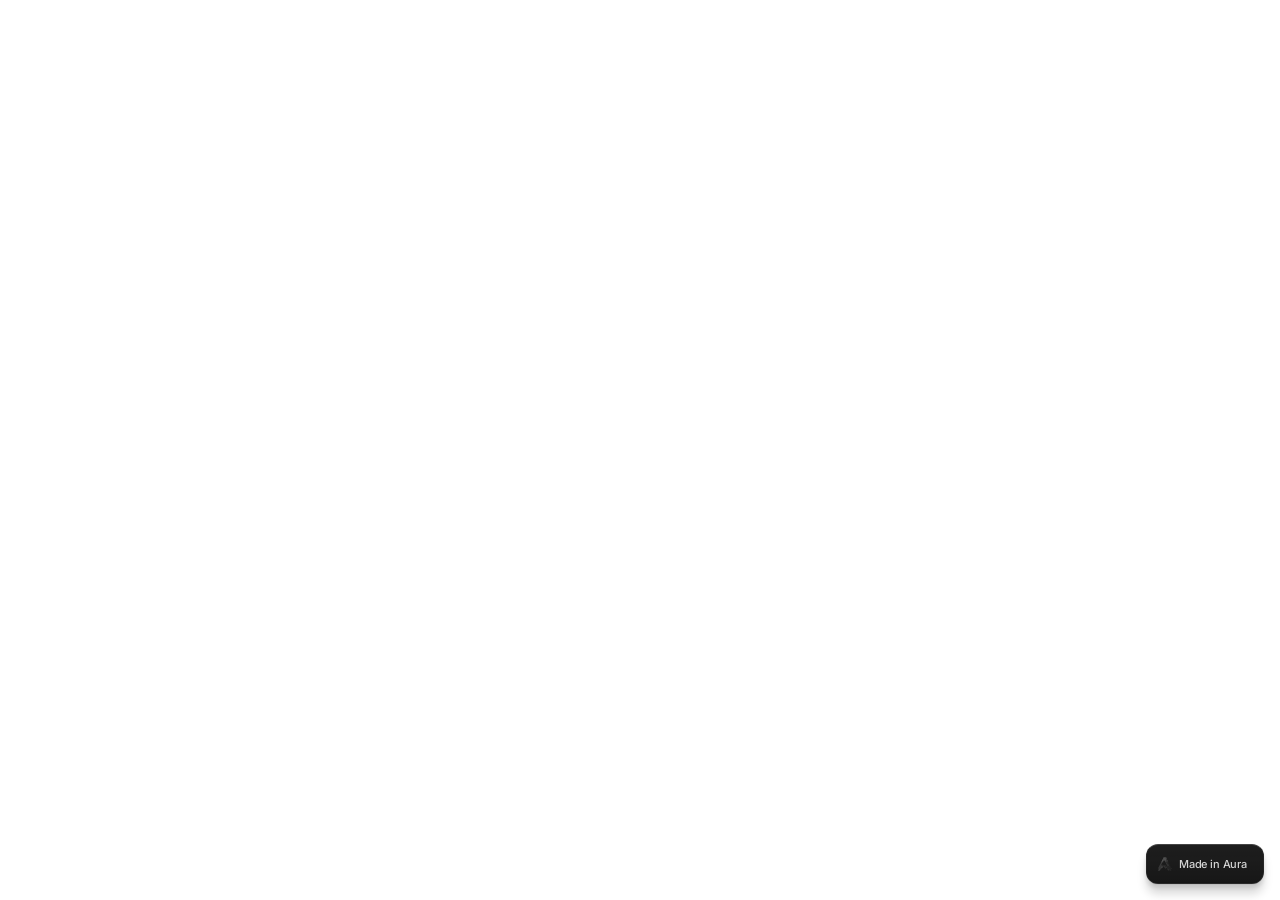
<file: frontend/index.html>
<!DOCTYPE html><html lang="en"><head>
    <!-- SEO Injected by Edge Function -->
    <title>Premium Home Care Services Template</title>
    <meta name="robots" content="index, follow, max-snippet:-1, max-image-preview:large, max-video-preview:-1">
    <meta name="description" content="A premium residential cleaning and maintenance landing page template designed for high-end home care businesses and service providers.">
    <link rel="canonical" href="https://liora-homecare.aura.build/">
    <meta property="og:type" content="website">
    <meta property="og:site_name" content="Premium Home Care Services Template">
    <meta property="og:title" content="Premium Home Care Services Template">
    <meta property="og:description" content="A premium residential cleaning and maintenance landing page template designed for high-end home care businesses and service providers.">
    <meta property="og:url" content="https://liora-homecare.aura.build/">
    <meta property="og:image" content="assets/images/liora-homecare.png">
    <meta property="og:image:width" content="1200">
    <meta property="og:image:height" content="630">
    <meta property="og:image:type" content="image/png">
    <meta name="twitter:card" content="summary_large_image">
    
    <meta name="twitter:title" content="Premium Home Care Services Template">
    <meta name="twitter:description" content="A premium residential cleaning and maintenance landing page template designed for high-end home care businesses and service providers.">
    <meta name="twitter:image" content="https://hoirqrkdgbmvpwutwuwj.supabase.co/storage/v1/object/public/preview-images/liora-homecare.png">
    <script type="application/ld+json">{"@context":"https://schema.org","@type":"WebSite","@id":"https://liora-homecare.aura.build/#website","name":"Premium Home Care Services Template","url":"https://liora-homecare.aura.build/","description":"A premium residential cleaning and maintenance landing page template designed for high-end home care businesses and service providers.","image":"https://hoirqrkdgbmvpwutwuwj.supabase.co/storage/v1/object/public/preview-images/liora-homecare.png"}</script><script type="application/ld+json">{"@context":"https://schema.org","@type":"WebPage","@id":"https://liora-homecare.aura.build/#webpage","url":"https://liora-homecare.aura.build/","name":"Premium Home Care Services Template","description":"A premium residential cleaning and maintenance landing page template designed for high-end home care businesses and service providers.","image":"https://hoirqrkdgbmvpwutwuwj.supabase.co/storage/v1/object/public/preview-images/liora-homecare.png","isPartOf":{"@type":"WebSite","@id":"https://liora-homecare.aura.build/#website","name":"Premium Home Care Services Template","url":"https://liora-homecare.aura.build/"}}</script>
  
    <meta charset="UTF-8">
    <meta name="viewport" content="width=device-width, initial-scale=1, maximum-scale=1, user-scalable=no">
    <meta name="trustpilot-one-time-domain-verification-id" content="e7fde8c5-aaf9-473a-b59e-d1f4a8847cd8">

    <!-- Static SEO for main domain (aura.build) - removed on subdomains/custom domains -->
    
    

    
    
    
    
    
    
    
    

    
    
    
    
    
    
    

    <!-- Remove Aura SEO/marketing tags on subdomains/custom domains BEFORE page renders -->
    <script>
      (function () {
        var h = location.hostname || "";
        var main = [
          "aura.build",
          "aura.page",
          "aurachat.io",
          "localhost",
          "netlify.app",
          "vercel.app",
        ];
        var isMain = main.some(function (d) {
          return h === d || h.endsWith("." + d);
        });
        var remove = false;
        if (isMain) {
          var parts = h.split(".");
          var isLocal = h.endsWith(".localhost");
          var isPreview =
            h.endsWith(".netlify.app") || h.endsWith(".vercel.app");
          var sub =
            parts.length > 2
              ? parts[0]
              : isLocal && parts.length === 2
                ? parts[0]
                : "";
          remove =
            ((sub && !isPreview) || (sub && isLocal)) &&
            sub.toLowerCase() !== "www";
        } else {
          remove = true;
        }
        if (remove) {
          var els = document.querySelectorAll("[data-static-seo]");
          for (var i = 0; i < els.length; i++)
            els[i].parentNode.removeChild(els[i]);
        }
      })();
    </script>

    <!-- Google tag (gtag.js) - internal domains only -->
    

    <!-- Favicon (removed on subdomains/custom domains where custom favicon takes over) -->
    
    
    
    

    <!-- Fonts -->
    <link rel="stylesheet" href="assets/css/css2.css">

    <!-- Iconify Icon Web Component -->
    <script src="assets/js/iconify-icon.min.js"></script>
    
    <link rel="stylesheet" href="assets/css/index-CT3yR8VR.css">
    <link rel="sitemap" type="application/xml" title="Sitemap" href="/sitemap.xml">
  <style type="text/css">:where(html[dir="ltr"]),:where([data-sonner-toaster][dir="ltr"]){--toast-icon-margin-start: -3px;--toast-icon-margin-end: 4px;--toast-svg-margin-start: -1px;--toast-svg-margin-end: 0px;--toast-button-margin-start: auto;--toast-button-margin-end: 0;--toast-close-button-start: 0;--toast-close-button-end: unset;--toast-close-button-transform: translate(-35%, -35%)}:where(html[dir="rtl"]),:where([data-sonner-toaster][dir="rtl"]){--toast-icon-margin-start: 4px;--toast-icon-margin-end: -3px;--toast-svg-margin-start: 0px;--toast-svg-margin-end: -1px;--toast-button-margin-start: 0;--toast-button-margin-end: auto;--toast-close-button-start: unset;--toast-close-button-end: 0;--toast-close-button-transform: translate(35%, -35%)}:where([data-sonner-toaster]){position:fixed;width:var(--width);font-family:ui-sans-serif,system-ui,-apple-system,BlinkMacSystemFont,Segoe UI,Roboto,Helvetica Neue,Arial,Noto Sans,sans-serif,Apple Color Emoji,Segoe UI Emoji,Segoe UI Symbol,Noto Color Emoji;--gray1: hsl(0, 0%, 99%);--gray2: hsl(0, 0%, 97.3%);--gray3: hsl(0, 0%, 95.1%);--gray4: hsl(0, 0%, 93%);--gray5: hsl(0, 0%, 90.9%);--gray6: hsl(0, 0%, 88.7%);--gray7: hsl(0, 0%, 85.8%);--gray8: hsl(0, 0%, 78%);--gray9: hsl(0, 0%, 56.1%);--gray10: hsl(0, 0%, 52.3%);--gray11: hsl(0, 0%, 43.5%);--gray12: hsl(0, 0%, 9%);--border-radius: 8px;box-sizing:border-box;padding:0;margin:0;list-style:none;outline:none;z-index:999999999}:where([data-sonner-toaster][data-x-position="right"]){right:max(var(--offset),env(safe-area-inset-right))}:where([data-sonner-toaster][data-x-position="left"]){left:max(var(--offset),env(safe-area-inset-left))}:where([data-sonner-toaster][data-x-position="center"]){left:50%;transform:translate(-50%)}:where([data-sonner-toaster][data-y-position="top"]){top:max(var(--offset),env(safe-area-inset-top))}:where([data-sonner-toaster][data-y-position="bottom"]){bottom:max(var(--offset),env(safe-area-inset-bottom))}:where([data-sonner-toast]){--y: translateY(100%);--lift-amount: calc(var(--lift) * var(--gap));z-index:var(--z-index);position:absolute;opacity:0;transform:var(--y);filter:blur(0);touch-action:none;transition:transform .4s,opacity .4s,height .4s,box-shadow .2s;box-sizing:border-box;outline:none;overflow-wrap:anywhere}:where([data-sonner-toast][data-styled="true"]){padding:16px;background:var(--normal-bg);border:1px solid var(--normal-border);color:var(--normal-text);border-radius:var(--border-radius);box-shadow:0 4px 12px #0000001a;width:var(--width);font-size:13px;display:flex;align-items:center;gap:6px}:where([data-sonner-toast]:focus-visible){box-shadow:0 4px 12px #0000001a,0 0 0 2px #0003}:where([data-sonner-toast][data-y-position="top"]){top:0;--y: translateY(-100%);--lift: 1;--lift-amount: calc(1 * var(--gap))}:where([data-sonner-toast][data-y-position="bottom"]){bottom:0;--y: translateY(100%);--lift: -1;--lift-amount: calc(var(--lift) * var(--gap))}:where([data-sonner-toast]) :where([data-description]){font-weight:400;line-height:1.4;color:inherit}:where([data-sonner-toast]) :where([data-title]){font-weight:500;line-height:1.5;color:inherit}:where([data-sonner-toast]) :where([data-icon]){display:flex;height:16px;width:16px;position:relative;justify-content:flex-start;align-items:center;flex-shrink:0;margin-left:var(--toast-icon-margin-start);margin-right:var(--toast-icon-margin-end)}:where([data-sonner-toast][data-promise="true"]) :where([data-icon])>svg{opacity:0;transform:scale(.8);transform-origin:center;animation:sonner-fade-in .3s ease forwards}:where([data-sonner-toast]) :where([data-icon])>*{flex-shrink:0}:where([data-sonner-toast]) :where([data-icon]) svg{margin-left:var(--toast-svg-margin-start);margin-right:var(--toast-svg-margin-end)}:where([data-sonner-toast]) :where([data-content]){display:flex;flex-direction:column;gap:2px}[data-sonner-toast][data-styled=true] [data-button]{border-radius:4px;padding-left:8px;padding-right:8px;height:24px;font-size:12px;color:var(--normal-bg);background:var(--normal-text);margin-left:var(--toast-button-margin-start);margin-right:var(--toast-button-margin-end);border:none;cursor:pointer;outline:none;display:flex;align-items:center;flex-shrink:0;transition:opacity .4s,box-shadow .2s}:where([data-sonner-toast]) :where([data-button]):focus-visible{box-shadow:0 0 0 2px #0006}:where([data-sonner-toast]) :where([data-button]):first-of-type{margin-left:var(--toast-button-margin-start);margin-right:var(--toast-button-margin-end)}:where([data-sonner-toast]) :where([data-cancel]){color:var(--normal-text);background:rgba(0,0,0,.08)}:where([data-sonner-toast][data-theme="dark"]) :where([data-cancel]){background:rgba(255,255,255,.3)}:where([data-sonner-toast]) :where([data-close-button]){position:absolute;left:var(--toast-close-button-start);right:var(--toast-close-button-end);top:0;height:20px;width:20px;display:flex;justify-content:center;align-items:center;padding:0;background:var(--gray1);color:var(--gray12);border:1px solid var(--gray4);transform:var(--toast-close-button-transform);border-radius:50%;cursor:pointer;z-index:1;transition:opacity .1s,background .2s,border-color .2s}:where([data-sonner-toast]) :where([data-close-button]):focus-visible{box-shadow:0 4px 12px #0000001a,0 0 0 2px #0003}:where([data-sonner-toast]) :where([data-disabled="true"]){cursor:not-allowed}:where([data-sonner-toast]):hover :where([data-close-button]):hover{background:var(--gray2);border-color:var(--gray5)}:where([data-sonner-toast][data-swiping="true"]):before{content:"";position:absolute;left:0;right:0;height:100%;z-index:-1}:where([data-sonner-toast][data-y-position="top"][data-swiping="true"]):before{bottom:50%;transform:scaleY(3) translateY(50%)}:where([data-sonner-toast][data-y-position="bottom"][data-swiping="true"]):before{top:50%;transform:scaleY(3) translateY(-50%)}:where([data-sonner-toast][data-swiping="false"][data-removed="true"]):before{content:"";position:absolute;inset:0;transform:scaleY(2)}:where([data-sonner-toast]):after{content:"";position:absolute;left:0;height:calc(var(--gap) + 1px);bottom:100%;width:100%}:where([data-sonner-toast][data-mounted="true"]){--y: translateY(0);opacity:1}:where([data-sonner-toast][data-expanded="false"][data-front="false"]){--scale: var(--toasts-before) * .05 + 1;--y: translateY(calc(var(--lift-amount) * var(--toasts-before))) scale(calc(-1 * var(--scale)));height:var(--front-toast-height)}:where([data-sonner-toast])>*{transition:opacity .4s}:where([data-sonner-toast][data-expanded="false"][data-front="false"][data-styled="true"])>*{opacity:0}:where([data-sonner-toast][data-visible="false"]){opacity:0;pointer-events:none}:where([data-sonner-toast][data-mounted="true"][data-expanded="true"]){--y: translateY(calc(var(--lift) * var(--offset)));height:var(--initial-height)}:where([data-sonner-toast][data-removed="true"][data-front="true"][data-swipe-out="false"]){--y: translateY(calc(var(--lift) * -100%));opacity:0}:where([data-sonner-toast][data-removed="true"][data-front="false"][data-swipe-out="false"][data-expanded="true"]){--y: translateY(calc(var(--lift) * var(--offset) + var(--lift) * -100%));opacity:0}:where([data-sonner-toast][data-removed="true"][data-front="false"][data-swipe-out="false"][data-expanded="false"]){--y: translateY(40%);opacity:0;transition:transform .5s,opacity .2s}:where([data-sonner-toast][data-removed="true"][data-front="false"]):before{height:calc(var(--initial-height) + 20%)}[data-sonner-toast][data-swiping=true]{transform:var(--y) translateY(var(--swipe-amount, 0px));transition:none}[data-sonner-toast][data-swipe-out=true][data-y-position=bottom],[data-sonner-toast][data-swipe-out=true][data-y-position=top]{animation:swipe-out .2s ease-out forwards}@keyframes swipe-out{0%{transform:translateY(calc(var(--lift) * var(--offset) + var(--swipe-amount)));opacity:1}to{transform:translateY(calc(var(--lift) * var(--offset) + var(--swipe-amount) + var(--lift) * -100%));opacity:0}}@media (max-width: 600px){[data-sonner-toaster]{position:fixed;--mobile-offset: 16px;right:var(--mobile-offset);left:var(--mobile-offset);width:100%}[data-sonner-toaster] [data-sonner-toast]{left:0;right:0;width:calc(100% - var(--mobile-offset) * 2)}[data-sonner-toaster][data-x-position=left]{left:var(--mobile-offset)}[data-sonner-toaster][data-y-position=bottom]{bottom:20px}[data-sonner-toaster][data-y-position=top]{top:20px}[data-sonner-toaster][data-x-position=center]{left:var(--mobile-offset);right:var(--mobile-offset);transform:none}}[data-sonner-toaster][data-theme=light]{--normal-bg: #fff;--normal-border: var(--gray4);--normal-text: var(--gray12);--success-bg: hsl(143, 85%, 96%);--success-border: hsl(145, 92%, 91%);--success-text: hsl(140, 100%, 27%);--info-bg: hsl(208, 100%, 97%);--info-border: hsl(221, 91%, 91%);--info-text: hsl(210, 92%, 45%);--warning-bg: hsl(49, 100%, 97%);--warning-border: hsl(49, 91%, 91%);--warning-text: hsl(31, 92%, 45%);--error-bg: hsl(359, 100%, 97%);--error-border: hsl(359, 100%, 94%);--error-text: hsl(360, 100%, 45%)}[data-sonner-toaster][data-theme=light] [data-sonner-toast][data-invert=true]{--normal-bg: #000;--normal-border: hsl(0, 0%, 20%);--normal-text: var(--gray1)}[data-sonner-toaster][data-theme=dark] [data-sonner-toast][data-invert=true]{--normal-bg: #fff;--normal-border: var(--gray3);--normal-text: var(--gray12)}[data-sonner-toaster][data-theme=dark]{--normal-bg: #000;--normal-border: hsl(0, 0%, 20%);--normal-text: var(--gray1);--success-bg: hsl(150, 100%, 6%);--success-border: hsl(147, 100%, 12%);--success-text: hsl(150, 86%, 65%);--info-bg: hsl(215, 100%, 6%);--info-border: hsl(223, 100%, 12%);--info-text: hsl(216, 87%, 65%);--warning-bg: hsl(64, 100%, 6%);--warning-border: hsl(60, 100%, 12%);--warning-text: hsl(46, 87%, 65%);--error-bg: hsl(358, 76%, 10%);--error-border: hsl(357, 89%, 16%);--error-text: hsl(358, 100%, 81%)}[data-rich-colors=true][data-sonner-toast][data-type=success],[data-rich-colors=true][data-sonner-toast][data-type=success] [data-close-button]{background:var(--success-bg);border-color:var(--success-border);color:var(--success-text)}[data-rich-colors=true][data-sonner-toast][data-type=info],[data-rich-colors=true][data-sonner-toast][data-type=info] [data-close-button]{background:var(--info-bg);border-color:var(--info-border);color:var(--info-text)}[data-rich-colors=true][data-sonner-toast][data-type=warning],[data-rich-colors=true][data-sonner-toast][data-type=warning] [data-close-button]{background:var(--warning-bg);border-color:var(--warning-border);color:var(--warning-text)}[data-rich-colors=true][data-sonner-toast][data-type=error],[data-rich-colors=true][data-sonner-toast][data-type=error] [data-close-button]{background:var(--error-bg);border-color:var(--error-border);color:var(--error-text)}.sonner-loading-wrapper{--size: 16px;height:var(--size);width:var(--size);position:absolute;inset:0;z-index:10}.sonner-loading-wrapper[data-visible=false]{transform-origin:center;animation:sonner-fade-out .2s ease forwards}.sonner-spinner{position:relative;top:50%;left:50%;height:var(--size);width:var(--size)}.sonner-loading-bar{animation:sonner-spin 1.2s linear infinite;background:var(--gray11);border-radius:6px;height:8%;left:-10%;position:absolute;top:-3.9%;width:24%}.sonner-loading-bar:nth-child(1){animation-delay:-1.2s;transform:rotate(.0001deg) translate(146%)}.sonner-loading-bar:nth-child(2){animation-delay:-1.1s;transform:rotate(30deg) translate(146%)}.sonner-loading-bar:nth-child(3){animation-delay:-1s;transform:rotate(60deg) translate(146%)}.sonner-loading-bar:nth-child(4){animation-delay:-.9s;transform:rotate(90deg) translate(146%)}.sonner-loading-bar:nth-child(5){animation-delay:-.8s;transform:rotate(120deg) translate(146%)}.sonner-loading-bar:nth-child(6){animation-delay:-.7s;transform:rotate(150deg) translate(146%)}.sonner-loading-bar:nth-child(7){animation-delay:-.6s;transform:rotate(180deg) translate(146%)}.sonner-loading-bar:nth-child(8){animation-delay:-.5s;transform:rotate(210deg) translate(146%)}.sonner-loading-bar:nth-child(9){animation-delay:-.4s;transform:rotate(240deg) translate(146%)}.sonner-loading-bar:nth-child(10){animation-delay:-.3s;transform:rotate(270deg) translate(146%)}.sonner-loading-bar:nth-child(11){animation-delay:-.2s;transform:rotate(300deg) translate(146%)}.sonner-loading-bar:nth-child(12){animation-delay:-.1s;transform:rotate(330deg) translate(146%)}@keyframes sonner-fade-in{0%{opacity:0;transform:scale(.8)}to{opacity:1;transform:scale(1)}}@keyframes sonner-fade-out{0%{opacity:1;transform:scale(1)}to{opacity:0;transform:scale(.8)}}@keyframes sonner-spin{0%{opacity:1}to{opacity:.15}}@media (prefers-reduced-motion){[data-sonner-toast],[data-sonner-toast]>*,.sonner-loading-bar{transition:none!important;animation:none!important}}.sonner-loader{position:absolute;top:50%;left:50%;transform:translate(-50%,-50%);transform-origin:center;transition:opacity .2s,transform .2s}.sonner-loader[data-visible=false]{opacity:0;transform:scale(.8) translate(-50%,-50%)}
</style><style></style><link rel="canonical" href="https://liora-homecare.aura.build/" data-rh="true"><link rel="image_src" href="assets/images/liora-homecare.png" data-rh="true"><link rel="icon" type="image/png" href="assets/images/logo-aura-128-light.png" media="(prefers-color-scheme: light)" data-rh="true"><link rel="icon" type="image/png" href="assets/images/logo-aura-128-dark.png" media="(prefers-color-scheme: dark)" data-rh="true"><link rel="icon" type="image/png" href="assets/images/logo-aura-128-light.png" data-rh="true"><link rel="apple-touch-icon" href="assets/images/logo-aura-128-light.png" data-rh="true"><meta name="robots" content="index, follow, max-snippet:-1, max-image-preview:large, max-video-preview:-1" data-rh="true"><meta name="description" content="A premium residential cleaning and maintenance landing page template designed for high-end home care businesses and service providers." data-rh="true"><meta name="keywords" content="Services, Health, Clean, Minimal, Business Category, Technology, Creative Category, Style, Interior Design, Portfolio" data-rh="true"><meta name="author" content="Sam" data-rh="true"><meta name="language" content="en" data-rh="true"><meta property="og:type" content="article" data-rh="true"><meta property="og:title" content="Premium Home Care Services Template" data-rh="true"><meta property="og:description" content="A premium residential cleaning and maintenance landing page template designed for high-end home care businesses and service providers." data-rh="true"><meta property="og:url" content="https://liora-homecare.aura.build/" data-rh="true"><meta property="og:image" content="assets/images/liora-homecare.png" data-rh="true"><meta property="og:image:secure_url" content="https://hoirqrkdgbmvpwutwuwj.supabase.co/storage/v1/object/public/preview-images/liora-homecare.png" data-rh="true"><meta property="og:image:alt" content="Premium Home Care Services Template preview" data-rh="true"><meta property="og:image:width" content="1200" data-rh="true"><meta property="og:image:height" content="630" data-rh="true"><meta property="og:image:type" content="image/jpeg" data-rh="true"><meta property="og:site_name" content="Aura" data-rh="true"><meta property="og:locale" content="en_US" data-rh="true"><meta property="article:published_time" content="2026-04-21T07:44:16.778+00:00" data-rh="true"><meta name="twitter:card" content="summary_large_image" data-rh="true"><meta name="twitter:site" content="@AuraBuilds" data-rh="true"><meta name="twitter:title" content="Premium Home Care Services Template" data-rh="true"><meta name="twitter:description" content="A premium residential cleaning and maintenance landing page template designed for high-end home care businesses and service providers." data-rh="true"><meta name="twitter:image" content="https://hoirqrkdgbmvpwutwuwj.supabase.co/storage/v1/object/public/preview-images/liora-homecare.png" data-rh="true"><meta name="twitter:image:alt" content="Premium Home Care Services Template preview" data-rh="true"><meta name="application-name" content="Aura" data-rh="true"><meta name="apple-mobile-web-app-capable" content="yes" data-rh="true"><meta name="apple-mobile-web-app-title" content="Aura" data-rh="true"><meta name="format-detection" content="telephone=no" data-rh="true"><meta name="theme-color" content="#000000" data-rh="true"><meta name="mobile-web-app-capable" content="yes" data-rh="true"><meta name="apple-mobile-web-app-status-bar-style" content="black-translucent" data-rh="true"><meta name="googlebot" content="index, follow" data-rh="true"><meta name="google" content="notranslate" data-rh="true">
<style data-scroll-fix="true">
html, body {
  overflow: auto !important;
  overflow-x: hidden !important;
  height: auto !important;
  min-height: 100% !important;
  scroll-behavior: auto !important;
  opacity: 1 !important;
  visibility: visible !important;
}
body, .wrapper, main, #__next, #app, .page, .content, #root {
  opacity: 1 !important;
  visibility: visible !important;
}
.loader, .preloader, .loading, [class*="loader"], [class*="preloader"] {
  display: none !important;
}
main, #__next, #__nuxt, #app, #root, .main-content {
  overflow: visible !important;
  height: auto !important;
}
</style></head>

  <body>
    <div id="root"><script type="application/ld+json">{"@context":"https://schema.org","@type":"SoftwareSourceCode","name":"Premium Home Care Services Template","description":"A premium residential cleaning and maintenance landing page template designed for high-end home care businesses and service providers.","programmingLanguage":{"@type":"ComputerLanguage","name":"html"},"author":{"@type":"Person","name":"Sam"},"dateCreated":"2026-04-21T07:44:16.778+00:00","codeRepository":"https://liora-homecare.aura.build","keywords":"Services, Health, Clean, Minimal, Business Category, Technology, Creative Category, Style, Interior Design, Portfolio"}</script><div class="min-h-screen bg-background relative"><div class="relative h-screen w-full"><div dir="ltr" data-orientation="horizontal" class="w-full h-full"><div role="tablist" aria-orientation="horizontal" class="h-10 items-center justify-center rounded-md bg-muted p-1 text-muted-foreground hidden" tabindex="0" data-orientation="horizontal" style="outline: none;"><button type="button" role="tab" aria-selected="true" aria-controls="radix-:r0:-content-preview" data-state="active" id="radix-:r0:-trigger-preview" class="inline-flex items-center justify-center whitespace-nowrap rounded-sm px-3 py-1.5 text-sm font-medium ring-offset-background transition-all focus-visible:outline-none focus-visible:ring-2 focus-visible:ring-ring focus-visible:ring-offset-2 disabled:pointer-events-none disabled:opacity-50 data-[state=active]:bg-background data-[state=active]:text-foreground data-[state=active]:shadow-sm" tabindex="-1" data-orientation="horizontal" data-radix-collection-item="">Preview</button><button type="button" role="tab" aria-selected="false" aria-controls="radix-:r0:-content-code" data-state="inactive" id="radix-:r0:-trigger-code" class="inline-flex items-center justify-center whitespace-nowrap rounded-sm px-3 py-1.5 text-sm font-medium ring-offset-background transition-all focus-visible:outline-none focus-visible:ring-2 focus-visible:ring-ring focus-visible:ring-offset-2 disabled:pointer-events-none disabled:opacity-50 data-[state=active]:bg-background data-[state=active]:text-foreground data-[state=active]:shadow-sm" tabindex="-1" data-orientation="horizontal" data-radix-collection-item="">Code</button></div><div data-state="inactive" data-orientation="horizontal" role="tabpanel" aria-labelledby="radix-:r0:-trigger-code" hidden="" id="radix-:r0:-content-code" tabindex="0" class="ring-offset-background focus-visible:outline-none focus-visible:ring-2 focus-visible:ring-ring focus-visible:ring-offset-2 m-0 p-0 h-full"></div><div data-state="active" data-orientation="horizontal" role="tabpanel" aria-labelledby="radix-:r0:-trigger-preview" id="radix-:r0:-content-preview" tabindex="0" class="ring-offset-background focus-visible:outline-none focus-visible:ring-2 focus-visible:ring-ring focus-visible:ring-offset-2 m-0 p-0 h-full" style=""><div class="h-full w-full"><iframe 0="" 1="" 2="" 3="" 16="" 24="" 2026="" title="HTML Preview" class="w-full h-screen border-0" sandbox="allow-scripts allow-forms allow-popups allow-modals allow-same-origin" srcdoc="<html lang=&quot;en&quot;><head>
<script id=&quot;aura-supabase-token-firewall&quot;>(function () {
  if (window.__AURA_SUPABASE_FIREWALL__) return;
  window.__AURA_SUPABASE_FIREWALL__ = true;

  var SUPABASE_HOST = &quot;hoirqrkdgbmvpwutwuwj.supabase.co&quot;;
  var BLOCKED_KEY_PATTERNS = [
    /^sb-[a-z0-9-]+-auth-token$/i,
    /^supabase\.auth\.token$/i
  ];

  function isBlockedStorageKey(key) {
    if (typeof key !== &quot;string&quot;) return false;
    for (var i = 0; i < BLOCKED_KEY_PATTERNS.length; i++) {
      if (BLOCKED_KEY_PATTERNS[i].test(key)) return true;
    }
    return false;
  }

  function toAbsoluteUrl(input) {
    try {
      return new URL(input, window.location.href);
    } catch {
      return null;
    }
  }

  function isSupabaseDestination(input) {
    var parsed = toAbsoluteUrl(input);
    if (!parsed) return false;
    if (SUPABASE_HOST &amp;&amp; parsed.host === SUPABASE_HOST) return true;
    return parsed.host.endsWith(&quot;.supabase.co&quot;);
  }

  function pathLooksSensitive(input) {
    var parsed = toAbsoluteUrl(input);
    if (!parsed) return false;
    return /^\/(auth|rest|functions)\/v1\//.test(parsed.pathname || &quot;&quot;);
  }

  function headersContainAuth(headersLike) {
    if (!headersLike) return false;

    try {
      if (typeof Headers !== &quot;undefined&quot; &amp;&amp; headersLike instanceof Headers) {
        return !!(headersLike.get(&quot;authorization&quot;) || headersLike.get(&quot;apikey&quot;));
      }
    } catch {}

    if (Array.isArray(headersLike)) {
      for (var i = 0; i < headersLike.length; i++) {
        var pair = headersLike[i] || [];
        var name = String(pair[0] || &quot;&quot;).toLowerCase();
        if (name === &quot;authorization&quot; || name === &quot;apikey&quot;) return true;
      }
      return false;
    }

    if (typeof headersLike === &quot;object&quot;) {
      var keys = Object.keys(headersLike);
      for (var j = 0; j < keys.length; j++) {
        var k = keys[j].toLowerCase();
        if (k === &quot;authorization&quot; || k === &quot;apikey&quot;) return true;
      }
    }
    return false;
  }

  function requestLooksSensitive(input, init, extraHeaders) {
    var url = &quot;&quot;;
    try {
      if (typeof input === &quot;string&quot;) {
        url = input;
      } else if (input &amp;&amp; typeof input.url === &quot;string&quot;) {
        url = input.url;
      }
    } catch {}

    var headers =
      (init &amp;&amp; init.headers) ||
      (input &amp;&amp; input.headers) ||
      extraHeaders ||
      null;
    var hasAuthHeaders = headersContainAuth(headers);
    if (hasAuthHeaders) return true;

    if (!url) return false;
    if (isSupabaseDestination(url) &amp;&amp; pathLooksSensitive(url)) return true;
    return false;
  }

  function patchStorage(storage, storageName) {
    if (!storage) return;
    var proto = Object.getPrototypeOf(storage);
    if (!proto || proto.__auraSupabaseFirewallPatched) return;

    var rawGetItem = proto.getItem;
    var rawSetItem = proto.setItem;
    var rawRemoveItem = proto.removeItem;
    var rawClear = proto.clear;
    var rawKey = proto.key;
    var rawLengthDescriptor = Object.getOwnPropertyDescriptor(proto, &quot;length&quot;);
    var rawLengthGet = rawLengthDescriptor &amp;&amp; rawLengthDescriptor.get;

    function getRawLength(instance) {
      try {
        if (rawLengthGet) return Number(rawLengthGet.call(instance) || 0);
      } catch {}
      try {
        return Number(instance.length || 0);
      } catch {}
      return 0;
    }

    function getVisibleKeys(instance) {
      var visible = [];
      var total = getRawLength(instance);
      for (var i = 0; i < total; i++) {
        var currentKey = rawKey.call(instance, i);
        if (currentKey &amp;&amp; !isBlockedStorageKey(currentKey)) {
          visible.push(currentKey);
        }
      }
      return visible;
    }

    function maskBlockedKeyProperty(instance, keyName) {
      if (!keyName || !isBlockedStorageKey(keyName)) return;
      try {
        Object.defineProperty(instance, keyName, {
          configurable: true,
          enumerable: false,
          get: function () {
            return null;
          },
          set: function () {
            return true;
          }
        });
      } catch {}
    }

    function syncBlockedKeyProperties(instance) {
      var total = getRawLength(instance);
      for (var i = 0; i < total; i++) {
        var k = rawKey.call(instance, i);
        if (k) maskBlockedKeyProperty(instance, k);
      }
    }

    proto.getItem = function (key) {
      syncBlockedKeyProperties(this);
      if (isBlockedStorageKey(String(key))) return null;
      return rawGetItem.call(this, key);
    };

    proto.setItem = function (key, value) {
      if (isBlockedStorageKey(String(key))) return;
      return rawSetItem.call(this, key, value);
    };

    proto.removeItem = function (key) {
      if (isBlockedStorageKey(String(key))) return;
      return rawRemoveItem.call(this, key);
    };

    proto.clear = function () {
      if (typeof rawClear !== &quot;function&quot;) return;

      // Preserve blocked keys across clear() to prevent auth token/session wipe.
      var preservedBlockedEntries = [];
      var total = getRawLength(this);
      for (var i = 0; i < total; i++) {
        var blockedKey = rawKey.call(this, i);
        if (blockedKey &amp;&amp; isBlockedStorageKey(blockedKey)) {
          preservedBlockedEntries.push([
            blockedKey,
            rawGetItem.call(this, blockedKey),
          ]);
        }
      }

      rawClear.call(this);

      for (var j = 0; j < preservedBlockedEntries.length; j++) {
        var entry = preservedBlockedEntries[j];
        var key = entry[0];
        var value = entry[1];
        if (typeof key === &quot;string&quot; &amp;&amp; typeof value === &quot;string&quot;) {
          rawSetItem.call(this, key, value);
        }
      }

      syncBlockedKeyProperties(this);
    };

    proto.key = function (index) {
      syncBlockedKeyProperties(this);
      var visible = getVisibleKeys(this);
      return visible[index] || null;
    };

    try {
      Object.defineProperty(proto, &quot;length&quot;, {
        configurable: true,
        enumerable: false,
        get: function () {
          syncBlockedKeyProperties(this);
          return getVisibleKeys(this).length;
        }
      });
    } catch {}

    var proxyStorage = null;
    try {
      proxyStorage = new Proxy(storage, {
        get: function (target, prop) {
          if (typeof prop === &quot;string&quot; &amp;&amp; isBlockedStorageKey(prop)) return null;
          if (prop === &quot;length&quot;) return getVisibleKeys(target).length;
          if (prop === &quot;key&quot;) {
            return function (index) {
              var visible = getVisibleKeys(target);
              return visible[index] || null;
            };
          }
          if (prop === &quot;clear&quot;) {
            return function () {
              if (typeof rawClear !== &quot;function&quot;) return;

              var preservedBlockedEntries = [];
              var total = getRawLength(target);
              for (var i = 0; i < total; i++) {
                var blockedKey = rawKey.call(target, i);
                if (blockedKey &amp;&amp; isBlockedStorageKey(blockedKey)) {
                  preservedBlockedEntries.push([
                    blockedKey,
                    rawGetItem.call(target, blockedKey),
                  ]);
                }
              }

              rawClear.call(target);

              for (var j = 0; j < preservedBlockedEntries.length; j++) {
                var entry = preservedBlockedEntries[j];
                var key = entry[0];
                var value = entry[1];
                if (typeof key === &quot;string&quot; &amp;&amp; typeof value === &quot;string&quot;) {
                  rawSetItem.call(target, key, value);
                }
              }

              syncBlockedKeyProperties(target);
            };
          }

          var value = target[prop];
          if (typeof value === &quot;function&quot;) return value.bind(target);
          return value;
        },
        set: function (target, prop, value) {
          if (typeof prop === &quot;string&quot; &amp;&amp; isBlockedStorageKey(prop)) return true;
          target[prop] = value;
          return true;
        },
        has: function (target, prop) {
          if (typeof prop === &quot;string&quot; &amp;&amp; isBlockedStorageKey(prop)) return false;
          return prop in target;
        },
        deleteProperty: function (target, prop) {
          if (typeof prop === &quot;string&quot; &amp;&amp; isBlockedStorageKey(prop)) return true;
          try {
            delete target[prop];
          } catch {}
          return true;
        },
        ownKeys: function (target) {
          return getVisibleKeys(target);
        },
        getOwnPropertyDescriptor: function (target, prop) {
          if (typeof prop === &quot;string&quot; &amp;&amp; isBlockedStorageKey(prop)) {
            return undefined;
          }
          if (prop === &quot;length&quot;) {
            return {
              configurable: true,
              enumerable: false,
              value: getVisibleKeys(target).length,
              writable: false
            };
          }
          return Object.getOwnPropertyDescriptor(target, prop);
        }
      });
    } catch {}

    try {
      if (proxyStorage) {
        Object.defineProperty(window, storageName, {
          configurable: true,
          enumerable: true,
          get: function () {
            return proxyStorage;
          }
        });
      }
    } catch {}

    syncBlockedKeyProperties(storage);
    proto.__auraSupabaseFirewallPatched = true;
  }

  function patchCookieAccess() {
    try {
      var cookieDescriptor = Object.getOwnPropertyDescriptor(Document.prototype, &quot;cookie&quot;);
      if (!cookieDescriptor || !cookieDescriptor.configurable) return;

      Object.defineProperty(document, &quot;cookie&quot;, {
        configurable: true,
        enumerable: false,
        get: function () {
          return &quot;&quot;;
        },
        set: function () {
          return true;
        }
      });
    } catch {}
  }

  function patchFetch() {
    if (typeof window.fetch !== &quot;function&quot;) return;
    var rawFetch = window.fetch.bind(window);
    window.fetch = function (input, init) {
      if (requestLooksSensitive(input, init, null)) {
        return Promise.reject(new Error(&quot;Blocked by Aura security policy&quot;));
      }
      return rawFetch(input, init);
    };
  }

  function patchXHR() {
    if (typeof XMLHttpRequest === &quot;undefined&quot;) return;
    var rawOpen = XMLHttpRequest.prototype.open;
    var rawSetHeader = XMLHttpRequest.prototype.setRequestHeader;
    var rawSend = XMLHttpRequest.prototype.send;

    XMLHttpRequest.prototype.open = function (method, url) {
      this.__auraRequestUrl = String(url || &quot;&quot;);
      this.__auraHeaders = {};
      return rawOpen.apply(this, arguments);
    };

    XMLHttpRequest.prototype.setRequestHeader = function (name, value) {
      if (!this.__auraHeaders) this.__auraHeaders = {};
      this.__auraHeaders[String(name || &quot;&quot;).toLowerCase()] = String(value || &quot;&quot;);
      return rawSetHeader.apply(this, arguments);
    };

    XMLHttpRequest.prototype.send = function () {
      if (requestLooksSensitive(this.__auraRequestUrl || &quot;&quot;, null, this.__auraHeaders || null)) {
        throw new Error(&quot;Blocked by Aura security policy&quot;);
      }
      return rawSend.apply(this, arguments);
    };
  }

  function patchBeacon() {
    if (typeof navigator.sendBeacon !== &quot;function&quot;) return;
    var rawBeacon = navigator.sendBeacon.bind(navigator);
    navigator.sendBeacon = function (url, data) {
      if (requestLooksSensitive(url, null, null)) return false;
      return rawBeacon(url, data);
    };
  }

  function patchWebSocket() {
    if (typeof WebSocket === &quot;undefined&quot;) return;
    var RawWebSocket = WebSocket;
    window.WebSocket = function (url, protocols) {
      if (requestLooksSensitive(String(url || &quot;&quot;), null, null)) {
        throw new Error(&quot;Blocked by Aura security policy&quot;);
      }
      return new RawWebSocket(url, protocols);
    };
    window.WebSocket.prototype = RawWebSocket.prototype;
  }

  patchStorage(window.localStorage, &quot;localStorage&quot;);
  patchStorage(window.sessionStorage, &quot;sessionStorage&quot;);
  patchCookieAccess();
  patchFetch();
  patchXHR();
  patchBeacon();
  patchWebSocket();
})();</script><meta charset=&quot;UTF-8&quot;>
<meta name=&quot;viewport&quot; content=" width="device-width," initial-scale="1.0&quot;>" &lt;title&gt;liora="" home="" care&lt;="" title&gt;="" &lt;link="" rel="&quot;preconnect&quot;" href="https://fonts.googleapis.com" &gt;="" &lt;script="" src="https://cdn.tailwindcss.com" &gt;&lt;="" script&gt;="" &lt;style&gt;="" *="========================================================" global="" foundation="========================================================" :root="" {="" --hc-bg:="" #f7f3ee;="" --hc-surface:="" rgba(252,="" 250,="" 247,="" 0.72);="" --hc-surface-strong:="" 0.88);="" --hc-text:="" #2f312d;="" --hc-text-soft:="" #7e8078;="" --hc-line:="" #d8d1c7;="" --hc-accent:="" #8fa08c;="" --hc-accent-dark:="" #6f7f6d;="" --hc-shadow:="" 24px="" 60px="" rgba(32,="" 28,="" 23,="" 0.1);="" --hc-shadow-soft:="" 12px="" 28px="" 0.08);="" }="" box-sizing:="" border-box;="" html="" scroll-behavior:="" smooth;="" body="" margin:="" 0;="" background:="" var(--hc-bg);="" color:="" var(--hc-text);="" font-family:="" 'urbanist',="" sans-serif;="" -webkit-font-smoothing:="" antialiased;="" text-rendering:="" optimizelegibility;="" a="" text-decoration:="" none;="" .hero-font-serif="" 'playfair="" display',="" serif;="" font-style:="" italic;="" font-weight:="" 400;="" letter-spacing:="" -0.02em;="" section="" 1:="" hero="========================================================" .hero-homecare="" position:="" relative;="" width:="" 100%;="" overflow:="" hidden;="" linear-gradient(180deg,="" #f7f3ee="" 0%,="" #f1eee8="" 62%,="" #e8ede6="" 100%);="" .hero-shell="" z-index:="" 2;="" max-width:="" 1440px;="" auto;="" padding:="" 48px="" 76px;="" filter:="" drop-shadow(0="" 18px="" 30px="" rgba(82,="" 96,="" 79,="" 0.08))="" 4px="" 0.04));="" .hero-frame="" min-height:="" 860px;="" #ece6de;="" border:="" 1px="" solid="" var(--hc-line);="" box-shadow:="" 0.03);="" clip-path:="" polygon(20px="" 0,="" 100%="" calc(100%="" -="" 20px),="" 20px)="" 100%,="" 20px);="" .hero-grid-lines="" absolute;="" inset:="" 1;="" display:="" flex;="" justify-content:="" space-between;="" 28px;="" pointer-events:="" opacity:="" 0.45;="" .hero-grid-line="" 1px;="" height:="" rgba(47,="" 49,="" 45,="" 0.06),="" 0.10),="" .hero-bg="" img="" object-fit:="" cover;="" object-position:="" center;="" transform:="" scale(1.01);="" .hero-bg::after="" content:="" &quot;&quot;;="" linear-gradient(90deg,="" rgba(232,="" 239,="" 231,="" 0.92)="" 0.56)="" 28%,="" 0.15)="" 0.02)="" 100%),="" 0.02),="" 0.10)="" 70%,="" 0.16)="" .hero-nav-wrap="" fixed;="" top:="" 20px;="" left:="" right:="" 9999;="" .hero-nav="" min(100%,="" 1120px);="" align-items:="" gap:="" 24px;="" 10px="" 18px;="" 0.82);="" backdrop-filter:="" blur(16px);="" rgba(216,="" 209,="" 199,="" 0.92);="" 40px="" 0.14),="" 6px="" polygon(14px="" 14px),="" 14px)="" 14px);="" .hero-brand="" 12px;="" min-width:="" .hero-brand-mark="" 38px;="" inline-flex;="" #fcfaf7;="" 0.10);="" font-size:="" 11px;="" 700;="" 0.12em;="" text-transform:="" uppercase;="" polygon(8px="" 8px),="" 8px)="" 8px);="" flex:="" .hero-brand-text="" flex-direction:="" column;="" 2px;="" .hero-brand-name="" 16px;="" line-height:="" -0.03em;="" .hero-brand-sub="" 10px;="" 0.16em;="" var(--hc-text-soft);="" .hero-nav-links="" 34px;="" 13px;="" 600;="" transition:="" color="" 180ms="" ease,="" opacity="" ease;="" a:hover,="" a.is-active="" .hero-nav-cta="" 42px;="" var(--hc-accent);="" background="" transform="" polygon(10px="" 10px),="" 10px)="" 10px);="" .hero-nav-cta:hover="" var(--hc-accent-dark);="" translatey(-1px);="" .hero-content="" 3;="" 1280px;="" 170px="" 90px;="" grid;="" grid-template-columns:="" 1.05fr="" 0.95fr;="" .hero-copy="" 620px;="" .hero-eyebrow="" 14px;="" margin-bottom:="" 0.58);="" 0.90);="" blur(10px);="" .hero-eyebrow-dot="" 7px;="" rgba(143,="" 160,="" 140,="" 0.14);="" border-radius:="" 999px;="" .hero-title="" clamp(3.4rem,="" 7vw,="" 6.8rem);="" 0.90;="" -0.075em;="" 500;="" .hero-title-accent="" block;="" #4f5d4d;="" .hero-description="" 510px;="" padding-left:="" border-left:="" 0.16);="" 17px;="" 1.85;="" 0.78);="" .hero-actions="" flex-wrap:="" wrap;="" 30px;="" .hero-btn-primary,="" .hero-btn-secondary="" 52px;="" 26px;="" 0.08em;="" border-color="" .hero-btn-primary="" polygon(12px="" 12px),="" 12px)="" 12px);="" .hero-btn-primary:hover="" #1f201d;="" 0.95);="" .hero-btn-secondary:hover="" 0.62);="" border-color:="" 0.80);="" .hero-trust="" 430px;="" padding-top:="" border-top:="" 0.42);="" .hero-trust-stack="" margin-left:="" .hero-trust-dot="" -8px;="" 2px="" #dcd4ca,="" #cfc7bc);="" .hero-trust-dot:first-child="" #ece6dd,="" #d9d0c4);="" .hero-trust-dot:nth-child(2)="" #b9c4b5,="" #9dad99);="" .hero-trust-dot:nth-child(3)="" #e2d7cb,="" #ccbda9);="" .hero-trust-text="" 0.06em;="" .hero-visual="" 560px;="" flex-end;="" .hero-floating-card="" 390px);="" 26px="" blur(18px);="" var(--hc-shadow);="" polygon(16px="" 16px),="" 16px)="" 16px);="" .hero-card-kicker="" inline-block;="" .hero-card-title="" -0.05em;="" .hero-card-list="" list-style:="" .hero-card-item="" 1fr;="" start;="" 0.34);="" .hero-card-item:first-child="" .hero-card-icon="" margin-top:="" strong="" 4px;="" 1.3;="" span="" 1.75;="" .hero-card-footer="" .hero-card-meta="" 1.45;="" 0.14em;="" .hero-card-link="" 8px;="" 0.10em;="" white-space:="" nowrap;="" @media="" (max-width:="" 1080px)="" 170px;="" flex-start;="" 420px);="" 720px)="" 14px="" 40px;="" 132px="" 20px="" 54px;="" .hero-grid-line:nth-child(2),="" .hero-grid-line:nth-child(3)="" 15px;="" stretch;="" 2:="" services="" catalog="========================================================" .services-catalog="" radial-gradient(circle="" at="" top="" left,="" 0.08),="" transparent="" 24%),="" #eef2ec="" 0.12);="" border-bottom:="" .services-catalog-shell="" 1400px;="" 116px="" 124px;="" .services-catalog-head="" 1080px;="" auto="" 64px;="" text-align:="" .services-catalog-title="" clamp(3rem,="" 5vw,="" 5.2rem);="" 0.95;="" -0.06em;="" .services-catalog-title-accent="" .services-catalog-description="" 58ch;="" 0.68);="" .services-catalog-grid="" repeat(3,="" minmax(0,="" 1fr));="" .service-catalog-column="" grid-template-rows:="" repeat(2,="" 1fr);="" .service-catalog-card="" rgba(236,="" 242,="" 234,="" 0.96)="" rgba(230,="" 237,="" 228,="" 0.98)="" 22px="" 0.04),="" 8px="" 0.025);="" box-shadow="" .service-catalog-column.is-outer="" rgba(223,="" 232,="" 220,="" 226,="" 213,="" 0.99)="" .service-catalog-column.is-middle="" rgba(244,="" 248,="" 241,="" rgba(239,="" 245,="" 236,="" .service-catalog-card:hover="" translatey(-2px);="" 0.05),="" .service-catalog-media="" 22px;="" #d9ded7;="" aspect-ratio:="" 10;="" 0.06);="" 700ms="" scale(1.04);="" .service-catalog-body="" .service-catalog-label="" 1.15;="" .service-catalog-meta="" #6e816b;="" 0.20em;="" .service-catalog-copy="" .service-catalog-link="" iconify-icon="" translatex(2px);="" .services-catalog-cta-wrap="" 56px;="" .services-catalog-button="" .services-catalog-button:hover="" .service-catalog-reveal="" animation:="" herofadeup="" 0.8s="" ease-out="" forwards;="" animation-play-state:="" paused;="" .service-catalog-reveal.is-visible="" running;="" 102px="" 112px;="" 46ch;="" 88px="" 16px="" 94px;="" 3:="" standard="" of="" care="========================================================" .standard-care="" right,="" 22%),="" #f8faf6="" #f2f5f0="" .standard-care-shell="" .standard-care-head="" 32px;="" .standard-care-head-copy="" 760px;="" .standard-care-title="" clamp(2.6rem,="" 4.6vw,="" 4.6rem);="" .standard-care-description="" 42ch;="" .standard-care-link="" -0.01em;="" .standard-care-link:hover="" .standard-care-grid="" repeat(4,="" .standard-care-card="" 320px;="" rgba(238,="" 243,="" rgba(231,="" 238,="" 229,="" 0.18);="" 220ms="" .standard-care-card:hover="" rgba(242,="" 240,="" rgba(235,="" 233,="" 1)="" 0.26);="" 0.04);="" .standard-care-card-badge-row="" .standard-care-card-badge="" 36px;="" rgba(111,="" 127,="" 109,="" 0.22);="" #5f705d;="" .standard-care-card-index="" .standard-care-card-title="" 1.02;="" -0.045em;="" .standard-care-card-text="" 1.7;="" .standard-care-card-list="" li="" 0.74);="" 1.6;="" .standard-care-reveal="" .standard-care-reveal.is-visible="" 1200px)="" 44px;="" 48ch;="" clamp(2.2rem,="" 10vw,="" 3.2rem);="" 4:="" process="========================================================" .process-section="" #edf1eb="" #e7ece5="" .process-shell="" 112px="" 120px;="" .process-grid="" 1fr="" .process-visual="" 246,="" 0.9)="" 0.94)="" 34px="" 5px="" 0.035);="" polygon(18px="" 18px),="" 18px)="" 18px);="" .process-visual::before="" background-image:="" 1px,="" 0);="" background-size:="" 0.46;="" .process-stage="" 520px);="" 118px="" .process-plane-back,="" .process-plane-mid,="" .process-plane-front="" .process-plane-back="" rotate(-10deg);="" dashed="" rgba(245,="" .process-plane-mid="" rotate(-6deg);="" 0.24);="" rotate(-3deg);="" #dfe6dc;="" 36px="" saturate(0.9)="" contrast(0.97)="" brightness(1.01);="" .process-chip-row="" .process-chip-row.top-left="" .process-chip-row.mid-right="" 116px;="" -10px;="" .process-chip-row.bottom-left="" bottom:="" -2px;="" .process-step-number="" .process-chip="" 0.05);="" .process-copy="" .process-kicker="" 0.18em;="" .process-title="" clamp(2.8rem,="" 4.4rem);="" .process-description="" 34ch;="" 0.7);="" .process-steps="" .process-step="" 54px="" .process-step-index="" 21px;="" -0.04em;="" .process-step-title="" 6px;="" 1.08;="" .process-step-text="" 40ch;="" .process-cta-wrap="" .process-cta="" .process-cta:hover="" .process-reveal="" .process-reveal.is-visible="" 100px="" 108px;="" order:="" 500px;="" 92px;="" 420px;="" 340px;="" 240px;="" 96px;="" 44px="" 19px;="" .process-step-text,="" 82px;="" 5:="" lifestyle="" outcome="========================================================" .lifestyle-section="" #f3f6f1="" .lifestyle-shell="" .lifestyle-grid="" 0.95fr="" 1.05fr;="" .lifestyle-copy="" .lifestyle-title="" clamp(3.2rem,="" 5.2vw,="" 5.4rem);="" 0.92;="" -0.07em;="" 13ch;="" .lifestyle-title-line="" .lifestyle-title-accent="" .lifestyle-description="" padding-bottom:="" 1.8;="" .lifestyle-outcomes="" .lifestyle-outcomes-label="" .lifestyle-outcomes-list="" 0.9);="" .lifestyle-note="" 0.76);="" .lifestyle-note-avatar="" .lifestyle-note-quote="" .lifestyle-note-meta="" .lifestyle-cta="" .lifestyle-cta:hover="" .lifestyle-visual="" 0.52);="" 38px="" saturate(0.92)="" contrast(0.98)="" .lifestyle-reveal="" .lifestyle-reveal.is-visible="" clamp(2.4rem,="" 3.5rem);="" normal;="" 6:="" testimonials="" carousel="========================================================" .testimonials-section="" #f2eee7="" .testimonials-shell="" .testimonials-head="" .testimonials-kicker="" .testimonials-title="" clamp(2.9rem,="" 4.8vw,="" 4.8rem);="" .testimonials-title-line="" .testimonials-title-accent="" .testimonials-description="" .testimonials-carousel-wrap="" .testimonials-carousel-viewport="" .testimonials-carousel-track="" 500ms="" will-change:="" transform;="" .testimonials-slide="" flex-shrink:="" .testimonials-grid="" .testimonial-card="" rgba(248,="" 0.84);="" 0.035),="" .testimonial-card:hover="" translatey(-3px);="" .testimonial-avatar-row="" .testimonial-avatar="" #ddd4ca,="" #cfc6bb);="" inset="" rgba(255,="" 255,="" 0.35);="" .testimonial-stars="" .testimonial-quote="" 0.86);="" .testimonial-quote-accent="" .testimonial-footer="" .testimonial-name="" 1.2;="" .testimonial-detail="" 5px;="" .testimonials-controls="" .testimonials-nav-btn="" .testimonials-nav-btn:hover="" 0.96);="" .testimonials-indicators="" .testimonials-indicator="" cursor:="" pointer;="" .testimonials-indicator.is-active="" scale(1.08);="" .testimonials-reveal="" .testimonials-reveal.is-visible="" clamp(2.3rem,="" 3.4rem);="" 7:="" final="" conversion="========================================================" .final-conversion-section="" bottom="" 20%),="" #eef3ed="" #f5f2ec="" 52%,="" #f8f5f0="" .final-conversion-shell="" .final-conversion-intro="" .final-conversion-intro-kicker="" .final-conversion-intro-title="" 4.2vw,="" 3.8rem);="" 0.98;="" .final-conversion-intro-accent="" .final-conversion-intro-text="" clamp(2rem,="" 9vw,="" 3rem);="" .final-conversion-quote="" 0.9fr="" 1.1fr;="" .final-conversion-context="" 42px="" #f4efe8="" #ede7de="" border-right:="" .final-conversion-kicker="" .final-conversion-title="" 4.4vw,="" 4.2rem);="" 0.96;="" 10ch;="" .final-conversion-title-accent="" .final-conversion-description="" .final-conversion-points="" 1.65;="" .final-conversion-form-wrap="" rgba(249,="" .final-conversion-form="" .final-conversion-form-grid="" .final-conversion-field="" .final-conversion-field-label="" .final-conversion-input,="" .final-conversion-select="" transparent;="" 1.4;="" outline:="" .final-conversion-input::placeholder="" rgba(126,="" 128,="" 120,="" 0.8);="" .final-conversion-input:focus,="" .final-conversion-select:focus="" appearance:="" .final-conversion-checkbox-wrap="" .final-conversion-check="" .final-conversion-check-box="" 0.94);="" input="" .final-conversion-check-box::after="" 9px;="" input:checked+.final-conversion-check-box::after="" .final-conversion-check-text="" .final-conversion-submit="" 48px;="" .final-conversion-submit:hover="" .final-conversion-faq="" 3px="" .final-conversion-faq-head="" 720px;="" .final-conversion-faq-title="" 3.8vw,="" .final-conversion-faq-description="" 44ch;="" .final-conversion-faq-list="" 920px;="" .final-conversion-faq-item="" .final-conversion-faq-item:last-child="" summary="" 1.5;="" summary::-webkit-details-marker="" .final-conversion-faq-icon="" .final-conversion-faq-item[open]="" rotate(180deg);="" .final-conversion-faq-answer="" .final-conversion-reveal="" .final-conversion-reveal.is-visible="" .final-conversion-context,="" .final-conversion-form-wrap,="" padding-right:="" .final-conversion-description,="" 8:="" footer="========================================================" .site-footer="" #f3eee7="" #efe8df="" .site-footer-shell="" 110px="" .site-footer-grid="" 1.1fr="" 0.7fr="" .site-footer-brand="" 280px;="" .site-footer-brand-mark="" .site-footer-brand-square="" .site-footer-brand-name-wrap="" 3px;="" .site-footer-brand-name="" .site-footer-brand-sub="" .site-footer-brand-text="" .site-footer-col-title="" .site-footer-links,="" .site-footer-contact="" .site-footer-links="" a,="" p,="" .site-footer-note="" a:hover="" p.is-soft,="" .site-footer-note,="" .site-footer-hours="" 0.66);="" .site-footer-hours-wrap="" .site-footer-service-link="" .site-footer-service-link:hover="" .site-footer-bottom="" 78px;="" .site-footer-bottom-left="" .site-footer-bottom-line="" .site-footer-bottom-right="" .site-footer-meta-links="" .site-footer-social="" 0.54);="" 94px="" 78px="" .site-footer-brand-text,="" shared="" animation="" reveal="" system="========================================================" @keyframes="" 0%="" translatey(28px);="" blur(6px);="" translatey(0);="" blur(0);="" herofloatsoft="" 50%="" translatey(-12px);="" .hero-fade-up="" 0.85s="" cubic-bezier(0.16,="" 1,="" 0.3,="" .hero-float-soft="" 7s="" ease-in-out="" infinite;="" responsive="" rules="========================================================" &lt;="" style&gt;&lt;!--="" aura-ga4-start="" --&gt;="" async="&quot;&quot;" &lt;script&gt;="" window.datalayer="window.dataLayer" ||="" [];="" function="" gtag(){datalayer.push(arguments);}="" gtag('js',="" new="" date());="" gtag('config',="" 'g-2m6v79h761');="" &lt;!--="" aura-ga4-end="" head&gt;="" &lt;body="" &lt;div="" &lt;nav="" hero-fade-up&quot;="" style="&quot;animation-delay:" 0.05s;&quot;&gt;="" &lt;a="" &lt;span="" span&gt;="" a&gt;="" &gt;services&lt;="" &gt;process&lt;="" &gt;reviews&lt;="" &gt;quote&lt;="" div&gt;="" quote&lt;="" nav&gt;="" &lt;section="" id="&quot;hero&quot;" &lt;img="" alt="&quot;Warm" premium="" residential="" interior&quot;&gt;="" 0.14s;&quot;&gt;="" cleaning="" &lt;h1="" cleaner="" home,&lt;br&gt;="" hero-font-serif&quot;&gt;beautifully="" maintained.&lt;="" h1&gt;="" &lt;p="" effortless,="" dependable="" for="" busy="" households.="" we="" handle="" the="" upkeep="" with="" precision="" so="" your="" space="" stays="" calm,="" polished,="" and="" ready="" real="" life.="" p&gt;="" get="" quote="" &lt;iconify-icon="" icon="&quot;solar:arrow-right-linear&quot;" see="" by="" 500+="" households&lt;="" 0.32s;&quot;&gt;="" hero-float-soft&quot;&gt;="" standard&lt;="" &lt;h3="" that="" feels="" structured,="" dependable.&lt;="" h3&gt;="" &lt;ul="" &lt;li="" &lt;div&gt;="" &lt;strong&gt;carefully="" vetted="" professionals&lt;="" strong&gt;="" &lt;span&gt;trusted="" teams="" trained="" spaces="" consistent="" quality.&lt;="" li&gt;="" &lt;strong&gt;flexible="" routine-based="" scheduling&lt;="" &lt;span&gt;weekly,="" bi-weekly,="" or="" tailored="" visits="" designed="" around="" actual="" household="" rhythm.&lt;="" &lt;strong&gt;products="" chosen="" modern="" homes&lt;="" &lt;span&gt;thoughtful="" materials="" premium-safe="" surfaces,="" families,="" pets.&lt;="" ul&gt;="" ·="" calm="" design&lt;="" learn="" more="" section&gt;="" &lt;h2="" service="" layers="" built="" for&lt;br&gt;="" hero-font-serif&quot;&gt;real="" rhythms.&lt;="" h2&gt;="" six="" carefully="" structured="" options="" to="" keep="" maintained,="" everyday="" life="" without="" friction.="" column="" is-outer&quot;&gt;="" &lt;article="" service-catalog-reveal&quot;="" 0.10s;&quot;&gt;="" service&quot;&gt;="" cleaning&lt;="" bi-weekly="" monthly&lt;="" ongoing="" maintain="" comfortable="" rhythm="" detail-focused="" consistency.="" explore="" article&gt;="" 0.18s;&quot;&gt;="" reset="" reset&lt;="" detailed="" restorative&lt;="" comprehensive="" level="" moments="" when="" needs="" full="" return="" order="" freshness.="" is-middle&quot;&gt;="" 0.26s;&quot;&gt;="" in="" move="" out="" out&lt;="" preparation="" precise="" handoff="" homes="" entering="" chapter="" —="" immaculate,="" cleared,="" from="" start.="" 0.34s;&quot;&gt;="" refresh="" refresh&lt;="" efficient="" modern&lt;="" thoughtfully="" condos="" smaller="" urban="" where="" efficiency="" matter="" most.="" 0.42s;&quot;&gt;="" styling="" styling&lt;="" events="" presentation&lt;="" presentation-focused="" clean="" need="" feel="" composed,="" welcoming,="" beautifully="" short="" notice.="" 0.50s;&quot;&gt;="" plan="" plan&lt;="" flexible="" ongoing&lt;="" personalized="" structure="" households="" unique="" routines,="" priorities,="" cadence.="" services&lt;="" (function="" ()="" const="" items="document.querySelectorAll(&quot;.service-catalog-reveal&quot;);" if="" (!items.length)="" return;="" observer="new" intersectionobserver((entries)=">" entries.foreach((entry)=">" (entry.isintersecting)="" entry.target.classlist.add(&quot;is-visible&quot;);="" observer.unobserve(entry.target);="" });="" },="" threshold:="" 0.12,="" rootmargin:="" &quot;0px="" 0px="" -10%="" 0px&quot;="" items.foreach((item)=">" observer.observe(item));="" })();="" standard-care-reveal&quot;="" 0.08s;&quot;&gt;="" care.&lt;="" every="" visit="" is="" trust,="" consistency,="" quiet="" experience="" as="" refined="" result.="" request="" team="" member="" selected="" professionalism,="" discretion,="" ability="" &lt;li&gt;="" background-checked="" respectful,="" in-home="" professionalism="" 0.22s;&quot;&gt;="" plans="" can="" adapt="" weekly="" rhythms,="" travel="" periods,="" shifting="" priorities.="" weekly,="" custom="" cadence="" easy="" adjustments="" changes="" 0.30s;&quot;&gt;="" detail="" detail&lt;="" focus="" on="" subtle="" signals="" truly="" maintained="" alignment,="" finish,="" surface="" care,="" details="" create="" calm.="" results="" after="" immediately="" noticeable="" 0.38s;&quot;&gt;="" products&lt;="" products="" methods="" homes,="" finishes,="" children="" pets.="" surface-conscious="" product="" choices="" harsh="" presence="" process-reveal&quot;="" living="" room&quot;&gt;="" top-left&quot;&gt;="" mid-right&quot;&gt;="" bottom-left&quot;&gt;="" 0.16s;&quot;&gt;="" overview&lt;="" first="" calmer="" home.&lt;="" simple="" three-step="" low-friction,="" fit="" into="" routines.="" tell="" us="" bit="" about="" home,="" preferred="" shape="" right="" recommendation.="" match="" type="" schedule,="" then="" confirm="" way="" clear="" effortless.="" mental="" load="" constant="" upkeep.="" lifestyle-reveal&quot;="" time="" what&lt;="" hero-font-serif&quot;&gt;truly="" matters.&lt;="" than="" visual="" it="" how="" week="" feels.="" less="" load,="" weekend="" catch-up,="" room="" happens="" inside="" it.="" outcomes&lt;="" reduced="" guest-ready="" mornings="" portrait&quot;="" liora="" one="" belief:="" well-kept="" should="" effortless="" people="" it.”&lt;="" moreau="" founder&lt;="" testimonials-reveal&quot;="" stories&lt;="" homeowners&lt;="" hero-font-serif&quot;&gt;notice="" most.&lt;="" feedback="" who="" wanted="" friction,="" always="" ready.="" slide="" “the="" attention="" unmatched.="" walking="" my="" each="" like="" hero-font-serif&quot;&gt;a="" complete="" reset.&lt;="" has="" changed="" i="" weekends.”="" jenkins&lt;="" client="" since="" 2023&lt;="" “i’ve="" tried="" multiple="" over="" years,="" but="" none="" have="" felt="" this="" polished.="" they="" respect="" space,="" they’re="" reliable,="" are="" consistently="" flawless="" week.”="" t.&lt;="" 2022&lt;="" “booking="" was="" incredibly="" professional,="" coming="" kitchen="" before="" guests="" arrived="" luxury="" don’t="" want="" give="" up.”="" r.&lt;="" 2024&lt;="" consistency="" what="" impressed="" me="" never="" wonder="" will="" look="" family="" workweeks.”="" l.&lt;="" “their="" move-in="" made="" entire="" transition="" lighter.="" house="" organized,="" day.”="" m.&lt;="" “what="" value="" most="" whole="" saves="" time,="" yes,="" also="" removes="" surprising="" amount="" load.”="" p.&lt;="" &lt;button="" aria-label="&quot;Previous" testimonials&quot;&gt;="" button&gt;="" is-active&quot;="" data-slide="&quot;0&quot;" 1&quot;&gt;&lt;="" 2&quot;&gt;&lt;="" track="document.getElementById(&quot;testimonialsCarouselTrack&quot;);" prevbtn="document.getElementById(&quot;testimonialsPrev&quot;);" nextbtn="document.getElementById(&quot;testimonialsNext&quot;);" indicators="document.querySelectorAll(&quot;.testimonials-indicator&quot;);" revealitems="document.querySelectorAll(&quot;.testimonials-reveal&quot;);" (!track="" !prevbtn="" !nextbtn="" !indicators.length)="" let="" currentslide="0;" totalslides="indicators.length;" autoplay;="" updatecarousel()="" track.style.transform="`translateX(-${currentSlide" 100}%)`;="" indicators.foreach((indicator,="" index)=">" indicator.classlist.toggle(&quot;is-active&quot;,="" index="==" currentslide);="" gotoslide(index)="" updatecarousel();="" nextslide()="" +="" %="" totalslides;="" prevslide()="" totalslides)="" startautoplay()="" stopautoplay();="" autoplay="setInterval(nextSlide," 5200);="" stopautoplay()="" (autoplay)="" clearinterval(autoplay);="" nextbtn.addeventlistener(&quot;click&quot;,="" nextslide();="" startautoplay();="" prevbtn.addeventlistener(&quot;click&quot;,="" prevslide();="" indicator.addeventlistener(&quot;click&quot;,="" gotoslide(index);="" carouselwrap="track.closest(&quot;.testimonials-carousel-wrap&quot;);" (carouselwrap)="" carouselwrap.addeventlistener(&quot;mouseenter&quot;,="" stopautoplay);="" carouselwrap.addeventlistener(&quot;mouseleave&quot;,="" startautoplay);="" revealitems.foreach((item)=">" final-conversion-reveal&quot;="" 0.04s;&quot;&gt;="" step&lt;="" home.="" few="" all="" recommend="" context="" your&lt;br&gt;="" hero-font-serif&quot;&gt;tailored="" quote.&lt;="" routine.="" we’ll="" send="" back="" clear,="" you="" actually="" live.="" pricing="" no="" hidden="" fees="" scheduling="" adjust="" thoughtful="" pets="" form="" &lt;form="" &lt;label="" name&lt;="" label&gt;="" &lt;input="" placeholder="&quot;Jane&quot;>" address&lt;="" &lt;select="" &lt;option&gt;select&lt;="" option&gt;="" &lt;option&gt;1="" bedroom&lt;="" &lt;option&gt;2="" bedrooms&lt;="" &lt;option&gt;3="" &lt;option&gt;4+="" select&gt;="" bathroom&lt;="" bathrooms&lt;="" interest&lt;="" form&gt;="" questions.&lt;="" make="" even="" easier="" quote.="" &lt;details="" &lt;summary&gt;="" &lt;span&gt;what="" included="" recurring="" visit?&lt;="" summary&gt;="" our="" typically="" include="" dusting="" vacuuming="" mopping="" floors,="" sanitizing="" bathrooms,="" wiping="" exteriors,="" restoring="" polished="" baseline.="" details&gt;="" &lt;span&gt;do="" be="" during="" service?&lt;="" no.="" many="" clients="" prefer="" provide="" key,="" entry="" code,="" lockbox="" access="" fully="" refreshed="" interrupting="" their="" day.="" bring="" own="" supplies="" equipment?&lt;="" yes.="" arrive="" equipped="" modern,="" professional="" tools.="" accommodate="" specific="" surfaces="" needed.="" &lt;span&gt;how="" often="" book="" offer="" monthly,="" one-time="" depending="" needs.="" cadences="" available="" &lt;footer="" spaces.="" &gt;faq&lt;="" &gt;hello@liorahomecare.com&lt;="" &gt;+1="" (514)="" 900-2400&lt;="" montreal="" surrounding="" areas.&lt;="" mon–sat="" 9:00–18:00&lt;br&gt;="" sunday="" question?&lt;="" respond="" within="" hours="" help="" homes.&lt;="" &gt;privacy&lt;="" &gt;terms&lt;="" footer&gt;="" data-img-fallback-handler&gt;!function(){var="" f="[&quot;https://hoirqrkdgbmvpwutwuwj.supabase.co/storage/v1/object/public/assets/assets/917d6f93-fb36-439a-8c48-884b67b35381_1600w.jpg&quot;,&quot;https://hoirqrkdgbmvpwutwuwj.supabase.co/storage/v1/object/public/assets/assets/4734259a-bad7-422f-981e-ce01e79184f2_1600w.jpg&quot;,&quot;https://hoirqrkdgbmvpwutwuwj.supabase.co/storage/v1/object/public/assets/assets/c543a9e1-f226-4ced-80b0-feb8445a75b9_1600w.jpg&quot;,&quot;https://hoirqrkdgbmvpwutwuwj.supabase.co/storage/v1/object/public/assets/assets/5bab247f-35d9-400d-a82b-fd87cfe913d2_1600w.webp&quot;,&quot;https://hoirqrkdgbmvpwutwuwj.supabase.co/storage/v1/object/public/assets/assets/30104e3c-5eea-4b93-93e9-5313698a7156_1600w.webp&quot;],h=new" set;function="" g(s){for(var="" x="0,i=0;i<s.length;i++)x=(x<<5)-x+s.charCodeAt(i)|0;return" f[math.abs(x)%f.length]}function="" r(t){var="" s="t.src;if(s&amp;&amp;!h.has(s)){h.add(s);t.src=g(s)}}window.addEventListener(&quot;error&quot;,function(e){var" t="e.target;if(t&amp;&amp;t.tagName===&quot;IMG&quot;)r(t)},!0);function" c(){document.queryselectorall(&quot;img&quot;).foreach(function(i){if(i.complete&amp;&amp;!i.naturalwidth&amp;&amp;i.src)r(i)})}if(document.readystate="==&quot;loading&quot;)document.addEventListener(&quot;DOMContentLoaded&quot;,c);else" c()}()&lt;="" script&gt;&lt;="" body&gt;&lt;="" html&gt;"=""></iframe></div></div><div class="fixed bottom-4 right-4 z-50"><div class="group bg-neutral-900 transition-colors duration-500 ease-[cubic-bezier(0.22,1,0.36,1)] border border-white/5 rounded-xl p-1 px-2 h-10 flex items-center gap-0 shadow-strong shine overflow-hidden"><a href="https://aura.build" class="flex items-center gap-1 hover:opacity-80 transition-opacity" data-state="closed"><img src="assets/svg/logo-aura-gray.svg" alt="Aura Logo" class="h-5 w-5 mix-blend-screen"><span class="text-[11px] font-medium text-neutral-300 mr-2">Made in Aura</span></a></div></div></div></div></div><div role="region" aria-label="Notifications (F8)" tabindex="-1" style="pointer-events: none;"><ol tabindex="-1" class="fixed top-8 left-1/2 -translate-x-1/2 z-[100] flex max-h-screen flex-col-reverse p-4 max-w-[420px]"></ol></div></div>
  

</body></html>
</file>
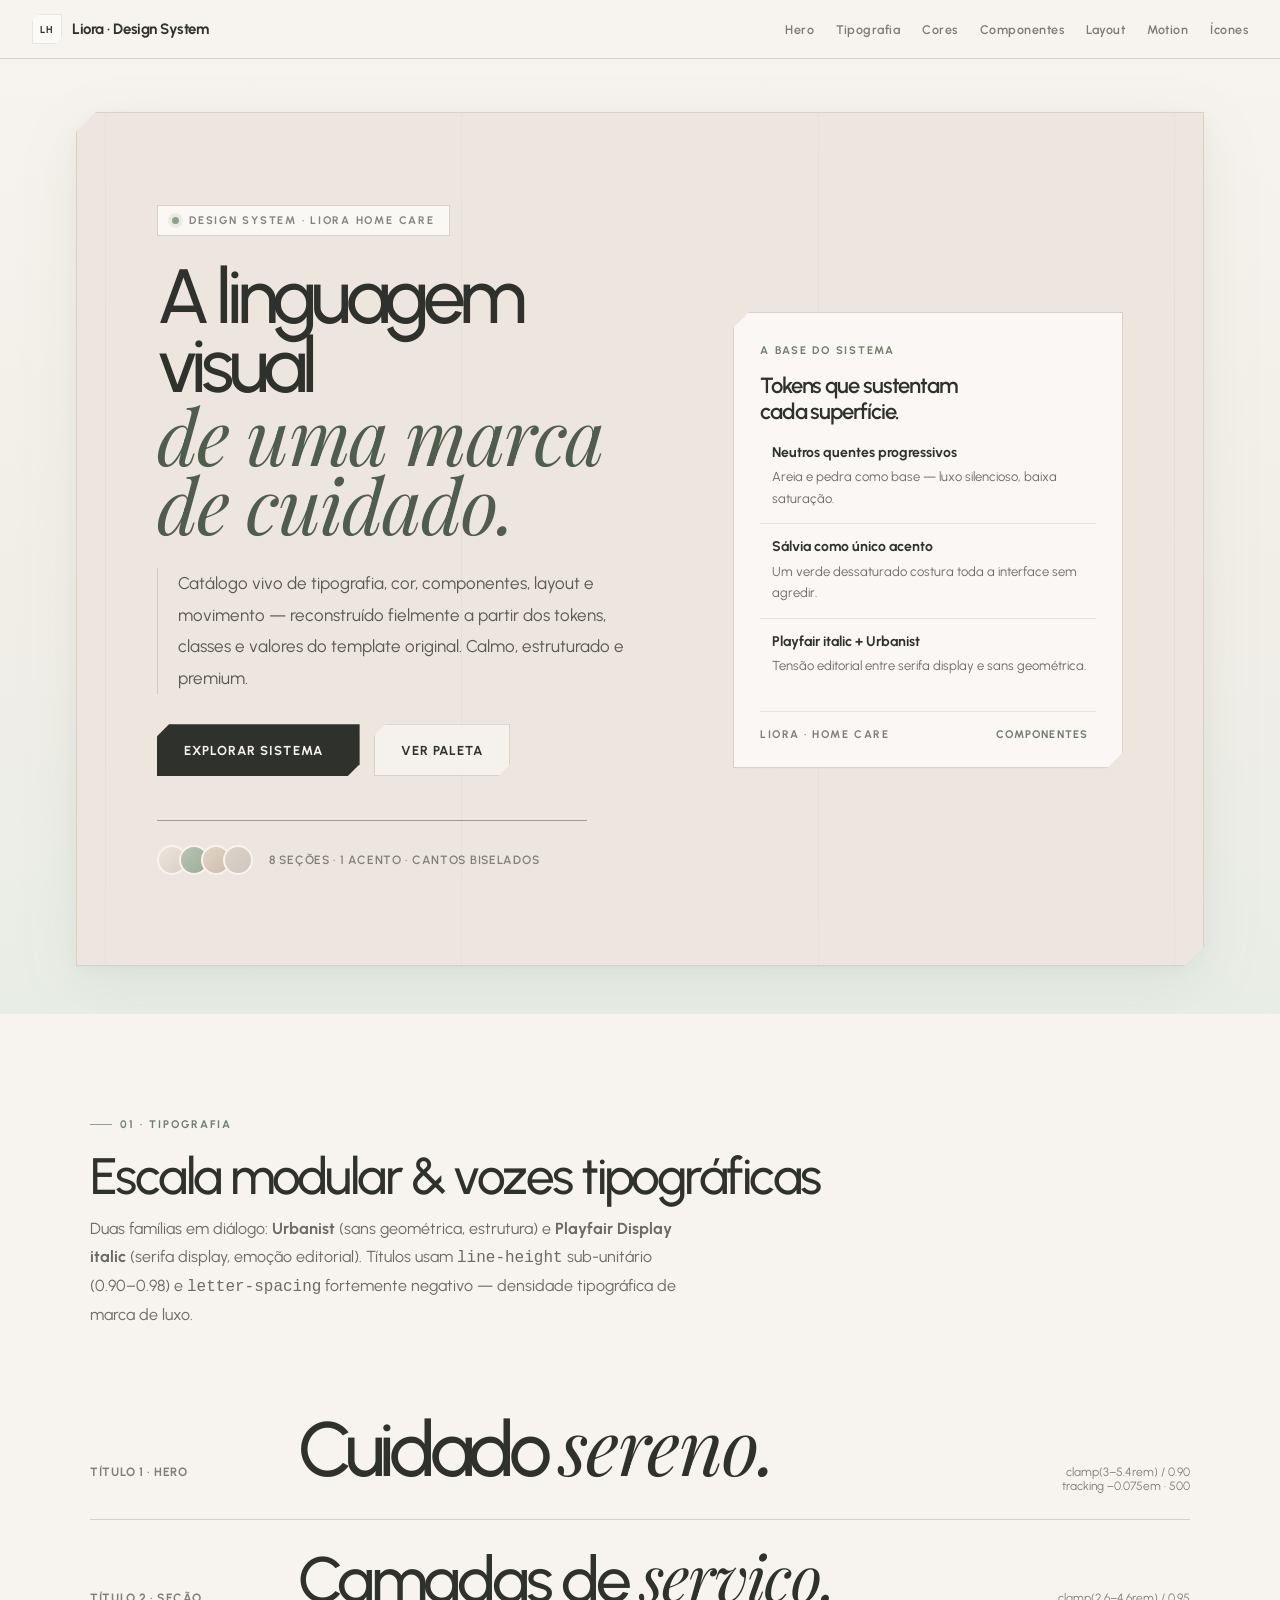
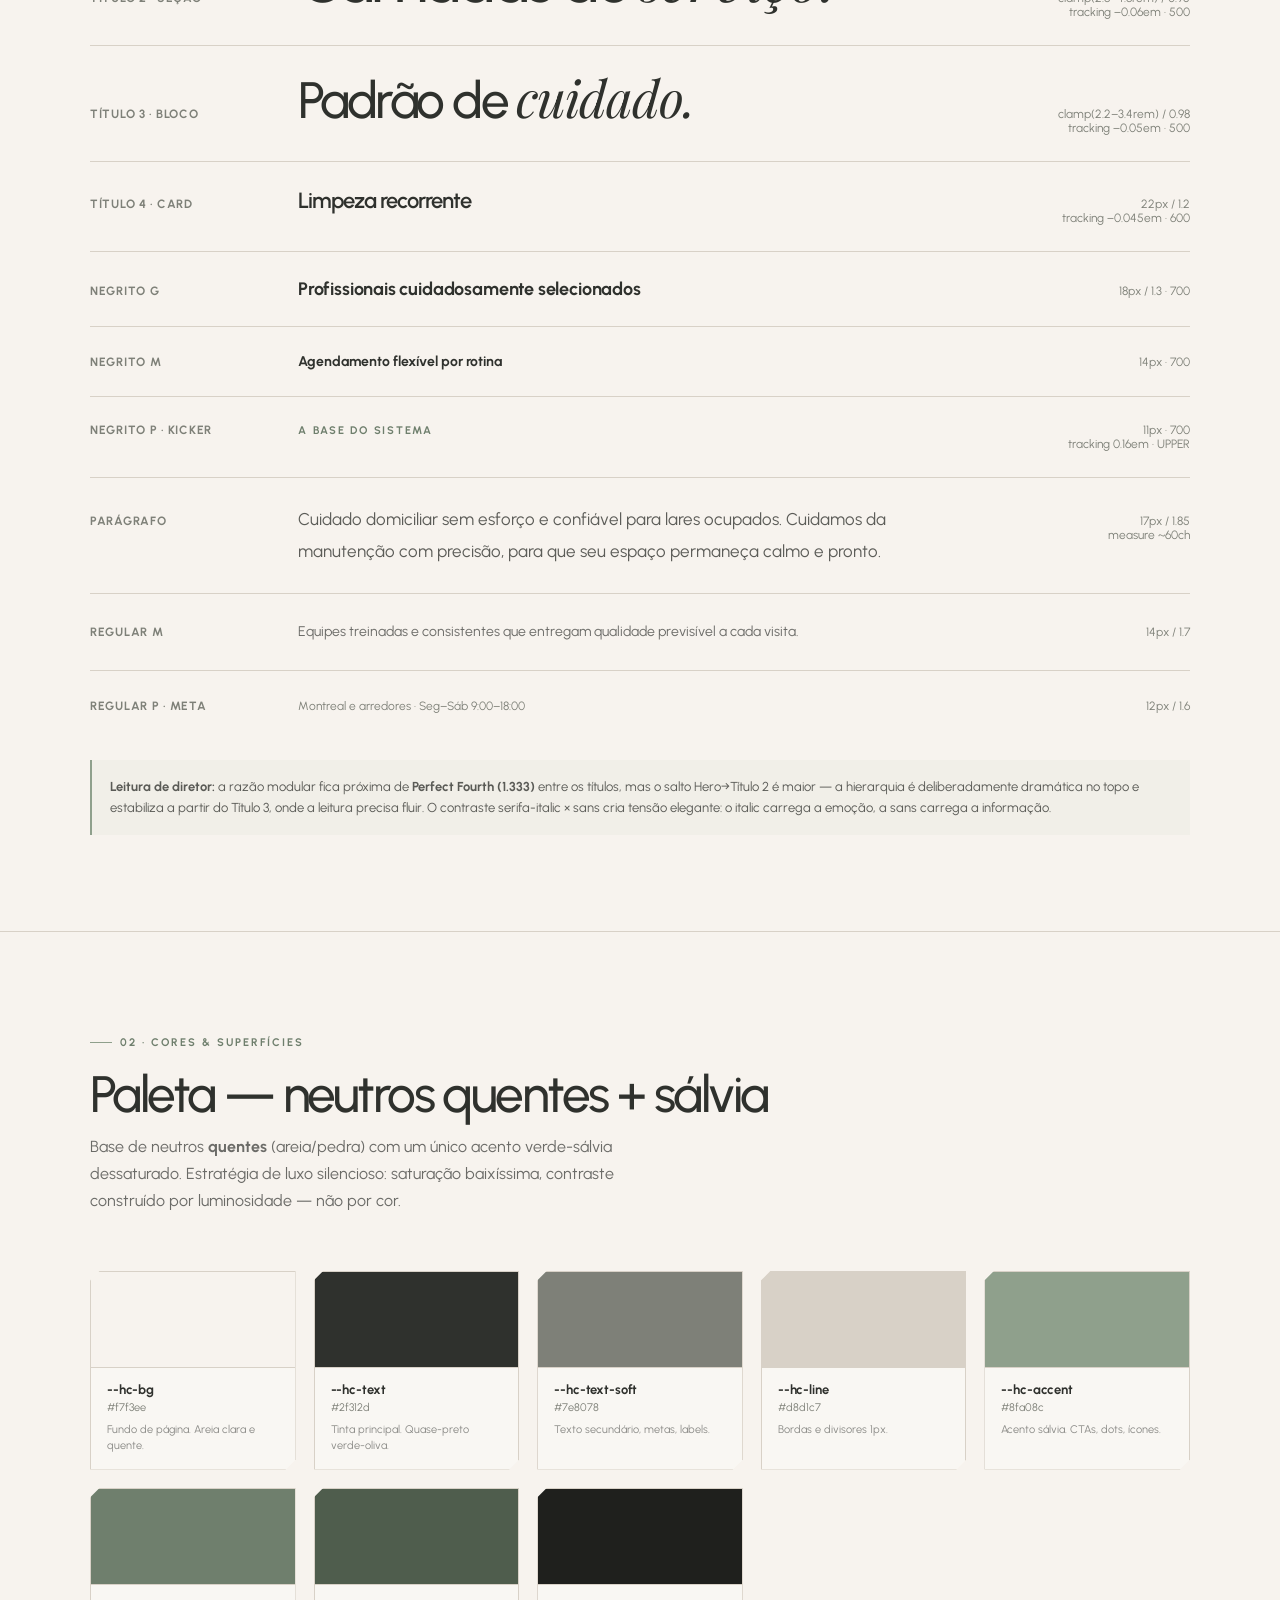
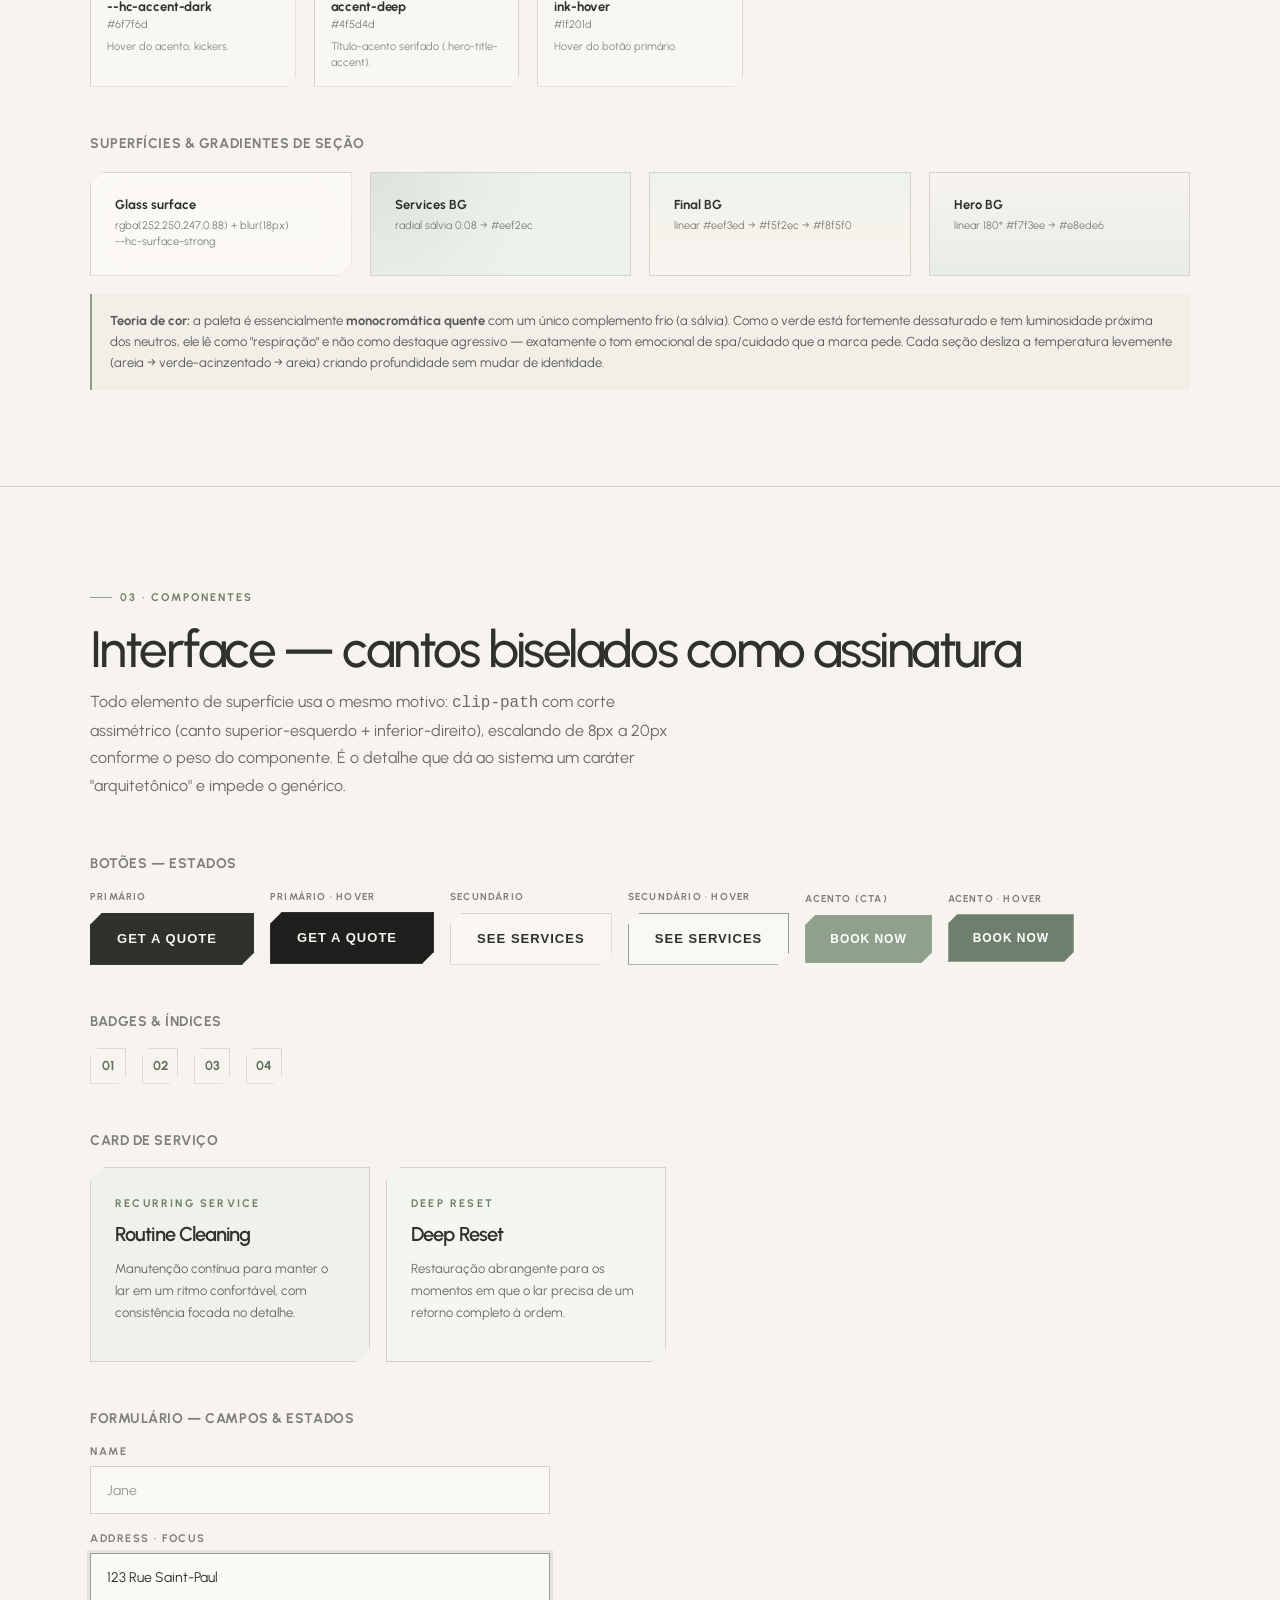
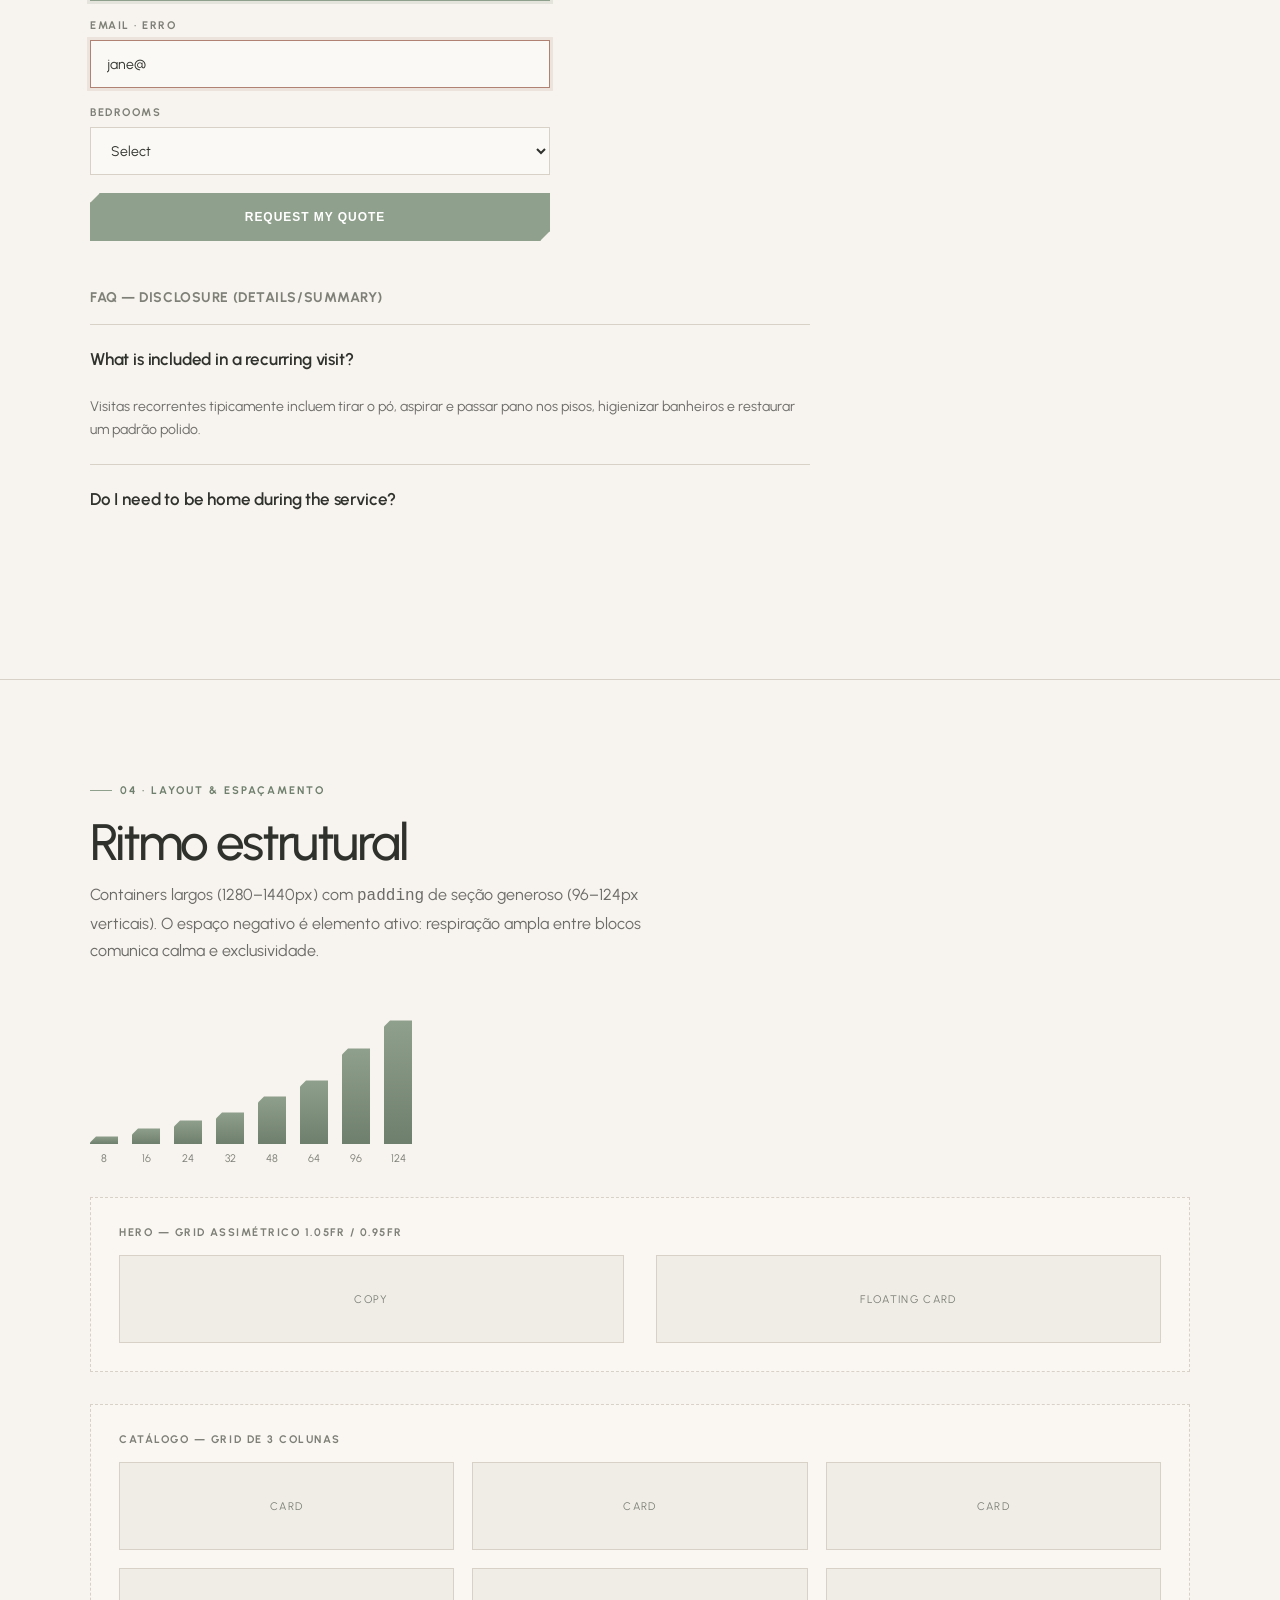
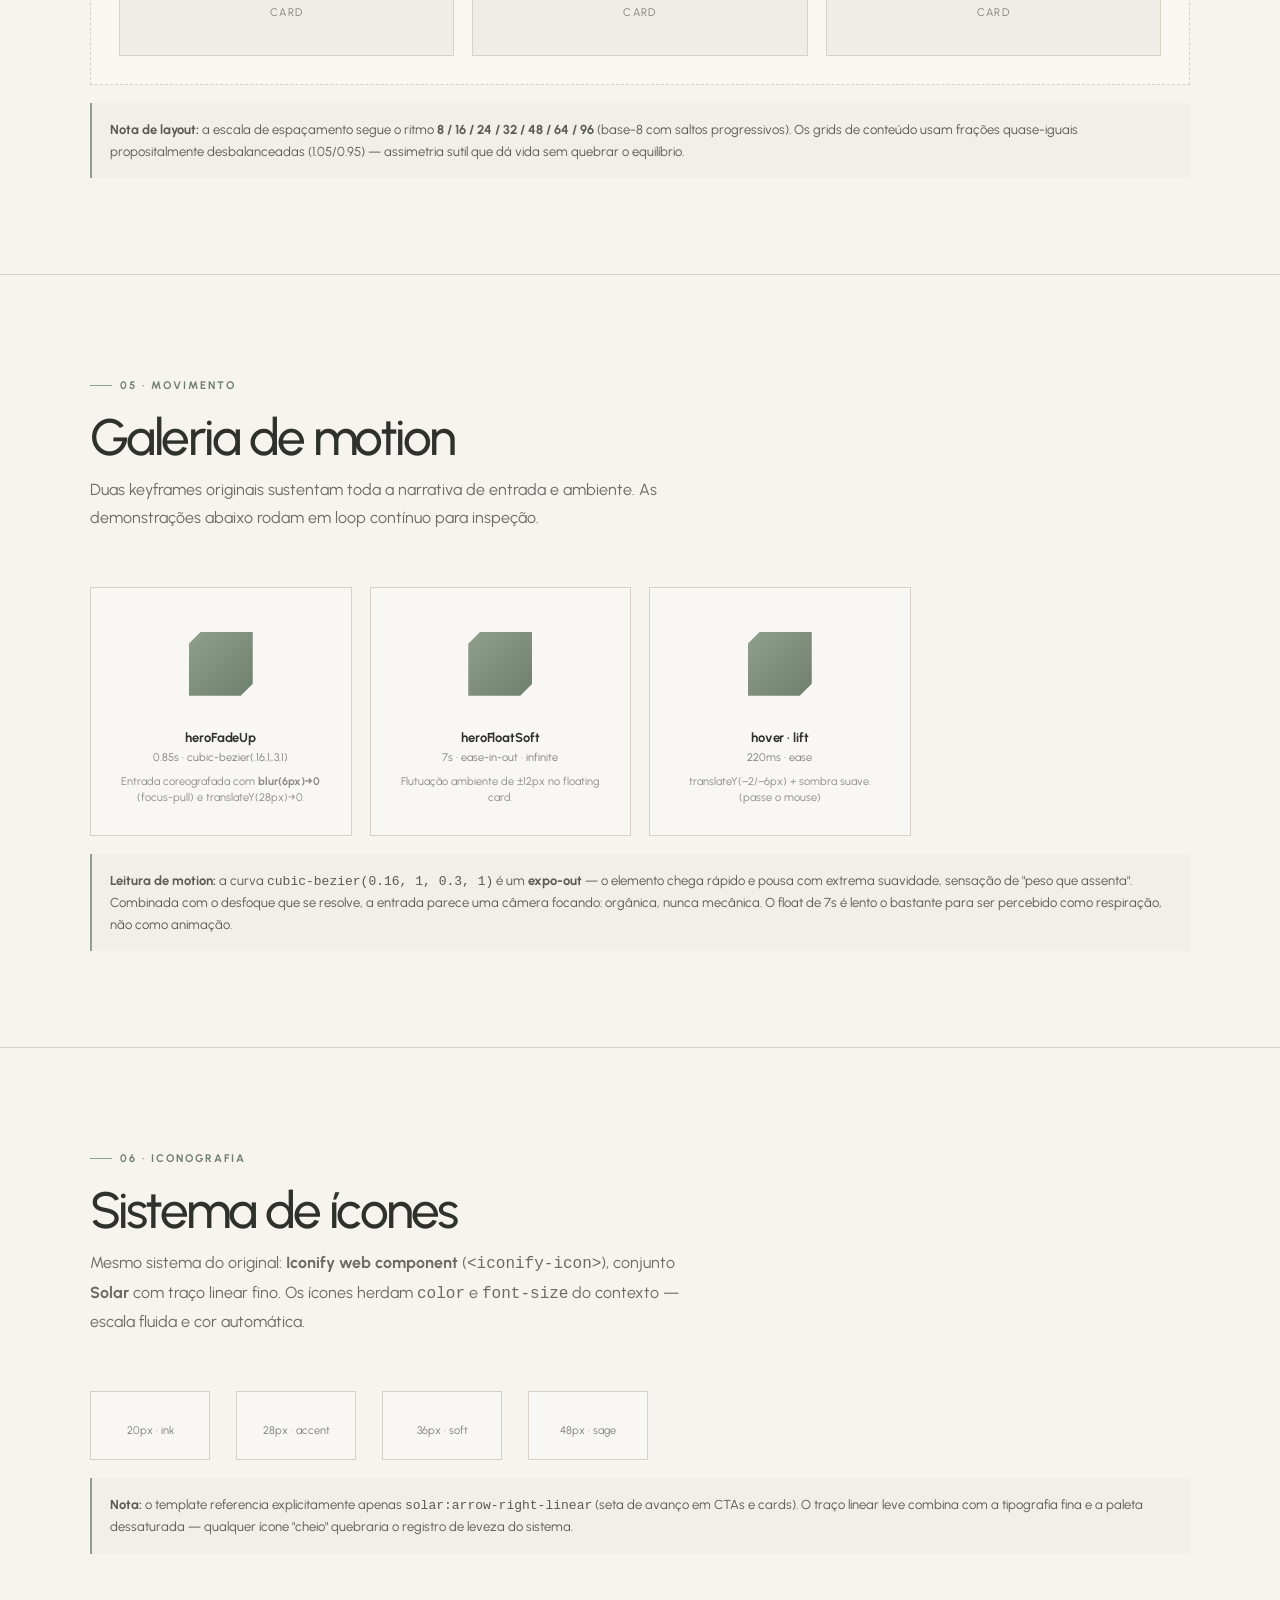
<file: frontend/design-modelo.html>
<!DOCTYPE html>
<html lang="pt-BR">
<head>
  <meta charset="UTF-8">
  <meta name="viewport" content="width=device-width, initial-scale=1.0">
  <title>Design System — Liora Home Care</title>

  <!-- Fontes do template original: Playfair Display (display serif italic) + Urbanist (sans estrutural) -->
  <link rel="preconnect" href="https://fonts.googleapis.com">
  <link rel="preconnect" href="https://fonts.gstatic.com" crossorigin>
  <link rel="stylesheet" href="https://fonts.googleapis.com/css2?family=Playfair+Display:ital,wght@0,400;0,500;1,400;1,500&family=Urbanist:wght@400;500;600;700&display=swap">

  <!-- Mesmo sistema de ícones do original (Iconify web component, asset local) -->
  <script src="assets/js/iconify-icon.min.js"></script>

  <style>
    /* =====================================================================
       NOTA DE PROCEDÊNCIA
       O <style> da página interna (iframe srcdoc) do index.html foi corrompido
       no salvamento — um serializador HTML consumiu o CSS, apagando nomes de
       propriedade e limites de regra. Sobreviveram intactos: TODOS os tokens
       (--hc-*), TODOS os nomes de classe e TODOS os valores-chave (tamanhos,
       pesos, letter-spacing, clip-paths, gradientes). Este arquivo reconstrói
       fielmente o design system a partir desses dados recuperáveis.
       ===================================================================== */

    /* ---- Tokens originais (recuperados verbatim do :root) ---- */
    :root {
      --hc-bg: #f7f3ee;
      --hc-surface: rgba(252, 250, 247, 0.72);
      --hc-surface-strong: rgba(252, 250, 247, 0.88);
      --hc-text: #2f312d;
      --hc-text-soft: #7e8078;
      --hc-line: #d8d1c7;
      --hc-accent: #8fa08c;
      --hc-accent-dark: #6f7f6d;
      --hc-accent-deep: #4f5d4d;
      --hc-shadow: 0 24px 60px rgba(32, 28, 23, 0.1);
      --hc-shadow-soft: 0 12px 28px rgba(32, 28, 23, 0.08);
    }

    * { box-sizing: border-box; }
    html { scroll-behavior: smooth; }
    body {
      margin: 0;
      background: var(--hc-bg);
      color: var(--hc-text);
      font-family: 'Urbanist', sans-serif;
      -webkit-font-smoothing: antialiased;
      text-rendering: optimizeLegibility;
    }
    a { color: inherit; text-decoration: none; }

    .hero-font-serif {
      font-family: 'Playfair Display', serif;
      font-style: italic;
      font-weight: 400;
      letter-spacing: -0.02em;
    }

    /* ============================ NAV FIXO ============================ */
    .ds-nav {
      position: fixed; top: 0; left: 0; right: 0; z-index: 9999;
      display: flex; align-items: center; gap: 22px;
      padding: 14px 32px;
      background: rgba(247, 243, 238, 0.82);
      backdrop-filter: blur(16px);
      border-bottom: 1px solid var(--hc-line);
    }
    .ds-nav-brand {
      display: flex; align-items: center; gap: 10px;
      font-weight: 700; letter-spacing: -0.03em; font-size: 15px;
      margin-right: auto;
    }
    .ds-nav-brand .mark {
      width: 30px; height: 30px; display: inline-flex;
      align-items: center; justify-content: center;
      background: #fcfaf7; border: 1px solid rgba(47, 49, 45, 0.10);
      font-size: 10px; font-weight: 700; letter-spacing: 0.12em;
      clip-path: polygon(7px 0, 100% 0, 100% calc(100% - 7px), calc(100% - 7px) 100%, 0 100%, 0 7px);
    }
    .ds-nav a.link {
      font-size: 12.5px; font-weight: 600; letter-spacing: 0.04em;
      color: rgba(47, 49, 45, 0.62);
      transition: color 180ms ease;
    }
    .ds-nav a.link:hover { color: var(--hc-text); }

    /* ============================ HELPERS DE SEÇÃO ============================ */
    section[id] { scroll-margin-top: 72px; }
    .ds-section { max-width: 1180px; margin: 0 auto; padding: 96px 40px; }
    .ds-section-label {
      display: inline-flex; align-items: center; gap: 8px;
      font-size: 11px; font-weight: 700; letter-spacing: 0.18em;
      text-transform: uppercase; color: var(--hc-accent-dark);
      margin-bottom: 20px;
    }
    .ds-section-label::before {
      content: ""; width: 22px; height: 1px; background: var(--hc-accent);
    }
    .ds-section-title {
      font-size: clamp(2.2rem, 4vw, 3.4rem); line-height: 0.98;
      letter-spacing: -0.05em; font-weight: 500; margin: 0 0 14px;
    }
    .ds-section-intro {
      max-width: 60ch; font-size: 16px; line-height: 1.7;
      color: rgba(47, 49, 45, 0.7); margin: 0 0 56px;
    }
    .ds-divider { height: 1px; background: var(--hc-line); border: 0; margin: 0; }

    /* ============================ 0 · HERO (clone adaptado) ============================ */
    .hero-homecare {
      position: relative; width: 100%; overflow: hidden;
      background: linear-gradient(180deg, #f7f3ee 0%, #f1eee8 62%, #e8ede6 100%);
      padding-top: 64px;
    }
    .hero-shell {
      position: relative; z-index: 2; max-width: 1440px; margin: 0 auto;
      padding: 48px 76px;
      filter: drop-shadow(0 18px 30px rgba(82, 96, 79, 0.08)) drop-shadow(0 4px 8px rgba(82, 96, 79, 0.04));
    }
    .hero-frame {
      position: relative; min-height: 760px; background: #ece6de;
      border: 1px solid var(--hc-line); box-shadow: 0 1px 0 rgba(255, 255, 255, 0.03), var(--hc-shadow);
      clip-path: polygon(20px 0, 100% 0, 100% calc(100% - 20px), calc(100% - 20px) 100%, 0 100%, 0 20px);
      overflow: hidden;
    }
    .hero-grid-lines {
      position: absolute; inset: 0; z-index: 1; display: flex;
      justify-content: space-between; padding: 0 28px;
      pointer-events: none; opacity: 0.45;
    }
    .hero-grid-line { width: 1px; height: 100%; background: linear-gradient(180deg, rgba(47,49,45,0.06), rgba(47,49,45,0.10), rgba(47,49,45,0.06)); }
    .hero-content {
      position: relative; z-index: 3; max-width: 1280px; margin: 0 auto;
      padding: 92px 80px 90px; display: grid;
      grid-template-columns: 1.05fr 0.95fr; gap: 48px; align-items: center;
    }
    .hero-eyebrow {
      display: inline-flex; align-items: center; gap: 10px;
      font-size: 11px; font-weight: 700; letter-spacing: 0.16em; text-transform: uppercase;
      color: rgba(47, 49, 45, 0.58); margin-bottom: 26px;
      padding: 8px 14px; background: rgba(252, 250, 247, 0.90);
      backdrop-filter: blur(10px); border: 1px solid var(--hc-line);
    }
    .hero-eyebrow-dot { width: 7px; height: 7px; border-radius: 999px; background: var(--hc-accent); box-shadow: 0 0 0 4px rgba(143, 160, 140, 0.14); }
    .hero-title {
      font-size: clamp(3rem, 6vw, 5.4rem); line-height: 0.90;
      letter-spacing: -0.075em; font-weight: 500; margin: 0;
    }
    .hero-title-accent { display: block; color: var(--hc-accent-deep); }
    .hero-description {
      max-width: 510px; margin: 30px 0 0; padding-left: 20px;
      border-left: 1px solid rgba(47, 49, 45, 0.16);
      font-size: 17px; line-height: 1.85; color: rgba(47, 49, 45, 0.78);
    }
    .hero-actions { display: flex; flex-wrap: wrap; gap: 14px; margin-top: 30px; }
    .hero-btn-primary, .hero-btn-secondary {
      display: inline-flex; align-items: center; gap: 10px; height: 52px; padding: 0 26px;
      font-size: 13px; font-weight: 700; letter-spacing: 0.08em; text-transform: uppercase;
      cursor: pointer; transition: background 200ms ease, color 200ms ease, border-color 200ms ease, transform 200ms ease;
      clip-path: polygon(12px 0, 100% 0, 100% calc(100% - 12px), calc(100% - 12px) 100%, 0 100%, 0 12px);
    }
    .hero-btn-primary { background: var(--hc-text); color: #f7f3ee; border: 1px solid var(--hc-text); }
    .hero-btn-primary:hover { background: #1f201d; transform: translateY(-1px); }
    .hero-btn-secondary { background: rgba(252, 250, 247, 0.62); color: var(--hc-text); border: 1px solid var(--hc-line); }
    .hero-btn-secondary:hover { background: rgba(252, 250, 247, 0.80); border-color: var(--hc-accent); }
    .hero-trust { max-width: 430px; margin-top: 44px; padding-top: 24px; border-top: 1px solid rgba(47, 49, 45, 0.42); display: flex; align-items: center; gap: 16px; }
    .hero-trust-stack { display: flex; }
    .hero-trust-dot { width: 30px; height: 30px; border-radius: 999px; margin-left: -8px; border: 2px solid #f7f3ee; background: linear-gradient(135deg, #dcd4ca, #cfc7bc); }
    .hero-trust-dot:first-child { margin-left: 0; background: linear-gradient(135deg, #ece6dd, #d9d0c4); }
    .hero-trust-dot:nth-child(2) { background: linear-gradient(135deg, #b9c4b5, #9dad99); }
    .hero-trust-dot:nth-child(3) { background: linear-gradient(135deg, #e2d7cb, #ccbda9); }
    .hero-trust-text { font-size: 12px; font-weight: 600; letter-spacing: 0.06em; color: var(--hc-text-soft); text-transform: uppercase; }

    .hero-visual { display: flex; justify-content: flex-end; }
    .hero-floating-card {
      width: min(100%, 390px); padding: 26px;
      background: var(--hc-surface-strong); backdrop-filter: blur(18px);
      border: 1px solid var(--hc-line); box-shadow: var(--hc-shadow);
      clip-path: polygon(16px 0, 100% 0, 100% calc(100% - 16px), calc(100% - 16px) 100%, 0 100%, 0 16px);
    }
    .hero-card-kicker { display: inline-block; font-size: 11px; font-weight: 700; letter-spacing: 0.16em; text-transform: uppercase; color: var(--hc-accent-dark); margin-bottom: 16px; }
    .hero-card-title { font-size: 22px; line-height: 1.2; letter-spacing: -0.05em; font-weight: 600; margin: 0 0 18px; }
    .hero-card-list { list-style: none; margin: 0; padding: 0; }
    .hero-card-item { display: grid; grid-template-columns: auto 1fr; gap: 12px; align-items: start; padding: 14px 0; border-top: 1px solid rgba(47, 49, 45, 0.10); }
    .hero-card-item:first-child { border-top: 0; padding-top: 0; }
    .hero-card-icon { margin-top: 4px; color: var(--hc-accent-dark); }
    .hero-card-item strong { display: block; font-size: 14px; font-weight: 700; margin-bottom: 4px; line-height: 1.3; }
    .hero-card-item span { font-size: 13px; line-height: 1.6; color: rgba(47, 49, 45, 0.7); }
    .hero-card-footer { display: flex; align-items: center; justify-content: space-between; margin-top: 20px; padding-top: 16px; border-top: 1px solid rgba(47, 49, 45, 0.10); }
    .hero-card-meta { font-size: 11px; font-weight: 700; letter-spacing: 0.14em; text-transform: uppercase; color: var(--hc-text-soft); }
    .hero-card-link { display: inline-flex; align-items: center; gap: 8px; font-size: 11px; font-weight: 700; letter-spacing: 0.10em; text-transform: uppercase; color: var(--hc-accent-dark); }

    /* ============================ TIPOGRAFIA ============================ */
    .type-row { display: grid; grid-template-columns: 180px 1fr auto; gap: 28px; align-items: baseline; padding: 26px 0; border-top: 1px solid var(--hc-line); }
    .type-row:first-of-type { border-top: 0; }
    .type-name { font-size: 12px; font-weight: 700; letter-spacing: 0.06em; text-transform: uppercase; color: var(--hc-text-soft); }
    .type-metrics { font-size: 12px; font-variant-numeric: tabular-nums; color: var(--hc-text-soft); text-align: right; white-space: nowrap; }
    .type-preview { min-width: 0; }
    .t1 { font-size: clamp(3rem, 6vw, 5.4rem); line-height: 0.90; letter-spacing: -0.075em; font-weight: 500; margin: 0; }
    .t2 { font-size: clamp(2.6rem, 5vw, 4.6rem); line-height: 0.95; letter-spacing: -0.06em; font-weight: 500; margin: 0; }
    .t3 { font-size: clamp(2.2rem, 4vw, 3.4rem); line-height: 0.98; letter-spacing: -0.05em; font-weight: 500; margin: 0; }
    .t4 { font-size: 22px; line-height: 1.2; letter-spacing: -0.045em; font-weight: 600; margin: 0; }
    .bold-g { font-size: 18px; font-weight: 700; letter-spacing: -0.01em; margin: 0; }
    .bold-m { font-size: 14px; font-weight: 700; margin: 0; }
    .bold-p { font-size: 11px; font-weight: 700; letter-spacing: 0.16em; text-transform: uppercase; color: var(--hc-accent-dark); margin: 0; }
    .para { font-size: 17px; line-height: 1.85; color: rgba(47, 49, 45, 0.78); max-width: 60ch; margin: 0; }
    .reg-m { font-size: 14px; line-height: 1.7; color: rgba(47, 49, 45, 0.7); margin: 0; }
    .reg-p { font-size: 12px; line-height: 1.6; color: var(--hc-text-soft); margin: 0; }

    /* ============================ CORES ============================ */
    .swatch-grid { display: grid; grid-template-columns: repeat(auto-fill, minmax(180px, 1fr)); gap: 18px; }
    .swatch { border: 1px solid var(--hc-line); background: rgba(252,250,247,0.6); clip-path: polygon(10px 0, 100% 0, 100% calc(100% - 10px), calc(100% - 10px) 100%, 0 100%, 0 10px); overflow: hidden; }
    .swatch .chip { height: 96px; border-bottom: 1px solid var(--hc-line); }
    .swatch .meta { padding: 14px 16px; }
    .swatch .name { font-size: 13px; font-weight: 700; letter-spacing: -0.01em; }
    .swatch .val { font-size: 11px; color: var(--hc-text-soft); font-variant-numeric: tabular-nums; margin-top: 4px; word-break: break-all; }
    .swatch .ctx { font-size: 11px; color: rgba(47,49,45,0.55); margin-top: 8px; line-height: 1.5; }

    .surf-grid { display: grid; grid-template-columns: repeat(auto-fill, minmax(240px, 1fr)); gap: 18px; margin-top: 20px; }
    .surf-card { padding: 24px; border: 1px solid var(--hc-line); }
    .surf-glass { background: var(--hc-surface-strong); backdrop-filter: blur(18px); box-shadow: var(--hc-shadow-soft); clip-path: polygon(14px 0, 100% 0, 100% calc(100% - 14px), calc(100% - 14px) 100%, 0 100%, 0 14px); }
    .surf-grad-services { background: radial-gradient(circle at top left, rgba(143,160,140,0.18), transparent 60%), #eef2ec; }
    .surf-grad-final { background: linear-gradient(180deg, #eef3ed 0%, #f5f2ec 52%, #f8f5f0 100%); }
    .surf-card .name { font-size: 13px; font-weight: 700; }
    .surf-card .val { font-size: 11px; color: var(--hc-text-soft); margin-top: 6px; line-height: 1.5; }

    /* ============================ COMPONENTES ============================ */
    .comp-block { margin-bottom: 48px; }
    .comp-block h3 { font-size: 14px; font-weight: 700; letter-spacing: 0.04em; text-transform: uppercase; color: var(--hc-text-soft); margin: 0 0 18px; }
    .comp-row { display: flex; flex-wrap: wrap; gap: 16px; align-items: center; }
    .state-tag { display: block; font-size: 10px; font-weight: 700; letter-spacing: 0.12em; text-transform: uppercase; color: var(--hc-text-soft); margin-bottom: 10px; }

    /* botão accent (nav cta / process cta) */
    .btn-accent { display: inline-flex; align-items: center; gap: 10px; height: 48px; padding: 0 24px; font-size: 12px; font-weight: 700; letter-spacing: 0.08em; text-transform: uppercase; background: var(--hc-accent); color: #fff; border: 1px solid var(--hc-accent); cursor: pointer; transition: background 200ms ease, transform 200ms ease; clip-path: polygon(10px 0, 100% 0, 100% calc(100% - 10px), calc(100% - 10px) 100%, 0 100%, 0 10px); }
    .btn-accent:hover { background: var(--hc-accent-dark); transform: translateY(-1px); }
    .force-hover.hero-btn-primary { background: #1f201d; transform: translateY(-1px); }
    .force-hover.hero-btn-secondary { background: rgba(252,250,247,0.80); border-color: var(--hc-accent); }
    .force-hover.btn-accent { background: var(--hc-accent-dark); transform: translateY(-1px); }

    .badge { display: inline-flex; align-items: center; justify-content: center; width: 36px; height: 36px; border: 1px solid rgba(111,127,109,0.22); color: #5f705d; font-size: 13px; font-weight: 700; clip-path: polygon(8px 0, 100% 0, 100% calc(100% - 8px), calc(100% - 8px) 100%, 0 100%, 0 8px); }

    .demo-card { width: 280px; padding: 24px; border: 1px solid var(--hc-line); background: rgba(238,243,236,0.96); transition: transform 220ms ease, box-shadow 220ms ease; clip-path: polygon(14px 0, 100% 0, 100% calc(100% - 14px), calc(100% - 14px) 100%, 0 100%, 0 14px); }
    .demo-card:hover { transform: translateY(-2px); box-shadow: var(--hc-shadow-soft); }
    .demo-card .kick { font-size: 11px; font-weight: 700; letter-spacing: 0.20em; text-transform: uppercase; color: #6e816b; }
    .demo-card .ttl { font-size: 20px; font-weight: 600; letter-spacing: -0.045em; line-height: 1.1; margin: 12px 0 8px; }
    .demo-card .txt { font-size: 13px; line-height: 1.7; color: rgba(47,49,45,0.7); }

    /* formulário */
    .form-demo { max-width: 460px; display: grid; gap: 18px; }
    .field-label { display: block; font-size: 11px; font-weight: 700; letter-spacing: 0.14em; text-transform: uppercase; color: var(--hc-text-soft); margin-bottom: 8px; }
    .field-input, .field-select { width: 100%; height: 48px; padding: 0 16px; font-family: inherit; font-size: 14px; color: var(--hc-text); background: rgba(252,250,247,0.94); border: 1px solid var(--hc-line); outline: none; transition: border-color 180ms ease, box-shadow 180ms ease; }
    .field-input::placeholder { color: rgba(126,128,120,0.8); }
    .field-input:focus, .field-select:focus, .force-focus { border-color: var(--hc-accent); box-shadow: 0 0 0 3px rgba(143,160,140,0.18); }
    .field-input.is-error { border-color: #b08274; box-shadow: 0 0 0 3px rgba(176,130,116,0.14); }

    /* FAQ details */
    .faq-item { border-top: 1px solid var(--hc-line); }
    .faq-item summary { display: flex; align-items: center; justify-content: space-between; gap: 16px; padding: 22px 0; font-size: 17px; font-weight: 600; letter-spacing: -0.01em; line-height: 1.5; cursor: pointer; list-style: none; }
    .faq-item summary::-webkit-details-marker { display: none; }
    .faq-icon { transition: transform 220ms ease; color: var(--hc-accent-dark); flex-shrink: 0; }
    .faq-item[open] .faq-icon { transform: rotate(180deg); }
    .faq-answer { padding: 0 0 22px; max-width: 720px; font-size: 14px; line-height: 1.7; color: rgba(47,49,45,0.7); }

    /* ============================ LAYOUT ============================ */
    .spacing-scale { display: flex; align-items: flex-end; gap: 14px; flex-wrap: wrap; }
    .spacing-bar { display: flex; flex-direction: column; align-items: center; gap: 8px; }
    .spacing-bar .bar { width: 28px; background: linear-gradient(180deg, var(--hc-accent), var(--hc-accent-dark)); clip-path: polygon(6px 0, 100% 0, 100% 100%, 0 100%, 0 6px); }
    .spacing-bar .lbl { font-size: 11px; font-variant-numeric: tabular-nums; color: var(--hc-text-soft); }
    .layout-demo { margin-top: 32px; padding: 28px; border: 1px dashed var(--hc-line); background: rgba(252,250,247,0.4); }
    .layout-demo .cap { font-size: 11px; font-weight: 700; letter-spacing: 0.14em; text-transform: uppercase; color: var(--hc-text-soft); margin-bottom: 16px; }
    .grid-3 { display: grid; grid-template-columns: repeat(3, minmax(0, 1fr)); gap: 18px; }
    .grid-split { display: grid; grid-template-columns: 1fr 1fr; gap: 32px; }
    .ph { background: rgba(143,160,140,0.10); border: 1px solid var(--hc-line); height: 88px; display: flex; align-items: center; justify-content: center; font-size: 11px; letter-spacing: 0.12em; text-transform: uppercase; color: var(--hc-text-soft); }

    /* ============================ MOTION ============================ */
    @keyframes heroFadeUp {
      0%   { opacity: 0; transform: translateY(28px); filter: blur(6px); }
      100% { opacity: 1; transform: translateY(0); filter: blur(0); }
    }
    @keyframes heroFloatSoft {
      0%, 100% { transform: translateY(0); }
      50%      { transform: translateY(-12px); }
    }
    .motion-grid { display: grid; grid-template-columns: repeat(auto-fill, minmax(220px, 1fr)); gap: 18px; }
    .motion-cell { padding: 28px; border: 1px solid var(--hc-line); background: rgba(252,250,247,0.6); text-align: center; overflow: hidden; }
    .motion-stage { height: 96px; display: flex; align-items: center; justify-content: center; margin-bottom: 18px; }
    .motion-obj { width: 64px; height: 64px; background: linear-gradient(135deg, var(--hc-accent), var(--hc-accent-dark)); clip-path: polygon(12px 0, 100% 0, 100% calc(100% - 12px), calc(100% - 12px) 100%, 0 100%, 0 12px); }
    .anim-fadeup { animation: heroFadeUp 0.85s cubic-bezier(0.16, 1, 0.3, 1) infinite alternate; }
    .anim-float { animation: heroFloatSoft 7s ease-in-out infinite; }
    .anim-lift { transition: transform 220ms ease, box-shadow 220ms ease; }
    .motion-cell:hover .anim-lift { transform: translateY(-6px); box-shadow: var(--hc-shadow-soft); }
    .motion-name { font-size: 13px; font-weight: 700; letter-spacing: -0.01em; }
    .motion-meta { font-size: 11px; color: var(--hc-text-soft); margin-top: 6px; font-variant-numeric: tabular-nums; }
    .motion-cell .note { font-size: 11px; line-height: 1.5; color: rgba(47,49,45,0.55); margin-top: 10px; }

    /* ============================ ICONOGRAFIA ============================ */
    .icon-row { display: flex; flex-wrap: wrap; gap: 26px; align-items: center; }
    .icon-cell { display: flex; flex-direction: column; align-items: center; gap: 10px; padding: 22px; border: 1px solid var(--hc-line); background: rgba(252,250,247,0.6); min-width: 120px; }
    .icon-cell .lbl { font-size: 11px; color: var(--hc-text-soft); font-variant-numeric: tabular-nums; }

    .ed-note { margin-top: 18px; padding: 16px 18px; border-left: 2px solid var(--hc-accent); background: rgba(143,160,140,0.06); font-size: 13px; line-height: 1.65; color: rgba(47,49,45,0.78); }
    .ed-note b { font-weight: 700; }

    @media (max-width: 880px) {
      .hero-content { grid-template-columns: 1fr; padding: 56px 32px; }
      .hero-shell { padding: 24px; }
      .type-row { grid-template-columns: 1fr; gap: 10px; }
      .type-metrics { text-align: left; }
      .grid-3, .grid-split { grid-template-columns: 1fr; }
      .ds-nav { gap: 14px; overflow-x: auto; }
    }
  </style>
</head>

<body>

  <!-- ============================ NAV FIXO ============================ -->
  <nav class="ds-nav">
    <span class="ds-nav-brand"><span class="mark">LH</span>Liora · Design System</span>
    <a class="link" href="#hero">Hero</a>
    <a class="link" href="#tipografia">Tipografia</a>
    <a class="link" href="#cores">Cores</a>
    <a class="link" href="#componentes">Componentes</a>
    <a class="link" href="#layout">Layout</a>
    <a class="link" href="#motion">Motion</a>
    <a class="link" href="#iconografia">Ícones</a>
  </nav>

  <!-- ============================ 0 · HERO (clone adaptado) ============================ -->
  <section id="hero" class="hero-homecare">
    <div class="hero-shell">
      <div class="hero-frame">
        <div class="hero-grid-lines">
          <span class="hero-grid-line"></span><span class="hero-grid-line"></span>
          <span class="hero-grid-line"></span><span class="hero-grid-line"></span>
        </div>
        <div class="hero-content">
          <div class="hero-copy hero-fade-up">
            <span class="hero-eyebrow"><span class="hero-eyebrow-dot"></span>Design System · Liora Home Care</span>
            <h1 class="hero-title">A linguagem visual<br><span class="hero-title-accent hero-font-serif">de uma marca de cuidado.</span></h1>
            <p class="hero-description">Catálogo vivo de tipografia, cor, componentes, layout e movimento — reconstruído fielmente a partir dos tokens, classes e valores do template original. Calmo, estruturado e premium.</p>
            <div class="hero-actions">
              <a class="hero-btn-primary" href="#tipografia">Explorar sistema <iconify-icon icon="solar:arrow-right-linear"></iconify-icon></a>
              <a class="hero-btn-secondary" href="#cores">Ver paleta</a>
            </div>
            <div class="hero-trust">
              <div class="hero-trust-stack">
                <span class="hero-trust-dot"></span><span class="hero-trust-dot"></span>
                <span class="hero-trust-dot"></span><span class="hero-trust-dot"></span>
              </div>
              <span class="hero-trust-text">8 seções · 1 acento · cantos biselados</span>
            </div>
          </div>
          <div class="hero-visual hero-float-soft">
            <div class="hero-floating-card">
              <span class="hero-card-kicker">A base do sistema</span>
              <h3 class="hero-card-title">Tokens que sustentam<br>cada superfície.</h3>
              <ul class="hero-card-list">
                <li class="hero-card-item">
                  <iconify-icon class="hero-card-icon" icon="solar:arrow-right-linear"></iconify-icon>
                  <div><strong>Neutros quentes progressivos</strong><span>Areia e pedra como base — luxo silencioso, baixa saturação.</span></div>
                </li>
                <li class="hero-card-item">
                  <iconify-icon class="hero-card-icon" icon="solar:arrow-right-linear"></iconify-icon>
                  <div><strong>Sálvia como único acento</strong><span>Um verde dessaturado costura toda a interface sem agredir.</span></div>
                </li>
                <li class="hero-card-item">
                  <iconify-icon class="hero-card-icon" icon="solar:arrow-right-linear"></iconify-icon>
                  <div><strong>Playfair italic + Urbanist</strong><span>Tensão editorial entre serifa display e sans geométrica.</span></div>
                </li>
              </ul>
              <div class="hero-card-footer">
                <span class="hero-card-meta">Liora · Home Care</span>
                <a class="hero-card-link" href="#componentes">Componentes <iconify-icon icon="solar:arrow-right-linear"></iconify-icon></a>
              </div>
            </div>
          </div>
        </div>
      </div>
    </div>
  </section>

  <!-- ============================ 1 · TIPOGRAFIA ============================ -->
  <section id="tipografia" class="ds-section">
    <span class="ds-section-label">01 · Tipografia</span>
    <h2 class="ds-section-title">Escala modular & vozes tipográficas</h2>
    <p class="ds-section-intro">Duas famílias em diálogo: <b>Urbanist</b> (sans geométrica, estrutura) e <b>Playfair Display italic</b> (serifa display, emoção editorial). Títulos usam <code>line-height</code> sub-unitário (0.90–0.98) e <code>letter-spacing</code> fortemente negativo — densidade tipográfica de marca de luxo.</p>

    <div class="type-row">
      <span class="type-name">Título 1 · Hero</span>
      <div class="type-preview"><p class="t1">Cuidado <span class="hero-font-serif">sereno.</span></p></div>
      <span class="type-metrics">clamp(3–5.4rem) / 0.90<br>tracking −0.075em · 500</span>
    </div>
    <div class="type-row">
      <span class="type-name">Título 2 · Seção</span>
      <div class="type-preview"><p class="t2">Camadas de <span class="hero-font-serif">serviço.</span></p></div>
      <span class="type-metrics">clamp(2.6–4.6rem) / 0.95<br>tracking −0.06em · 500</span>
    </div>
    <div class="type-row">
      <span class="type-name">Título 3 · Bloco</span>
      <div class="type-preview"><p class="t3">Padrão de <span class="hero-font-serif">cuidado.</span></p></div>
      <span class="type-metrics">clamp(2.2–3.4rem) / 0.98<br>tracking −0.05em · 500</span>
    </div>
    <div class="type-row">
      <span class="type-name">Título 4 · Card</span>
      <div class="type-preview"><p class="t4">Limpeza recorrente</p></div>
      <span class="type-metrics">22px / 1.2<br>tracking −0.045em · 600</span>
    </div>
    <div class="type-row">
      <span class="type-name">Negrito G</span>
      <div class="type-preview"><p class="bold-g">Profissionais cuidadosamente selecionados</p></div>
      <span class="type-metrics">18px / 1.3 · 700</span>
    </div>
    <div class="type-row">
      <span class="type-name">Negrito M</span>
      <div class="type-preview"><p class="bold-m">Agendamento flexível por rotina</p></div>
      <span class="type-metrics">14px · 700</span>
    </div>
    <div class="type-row">
      <span class="type-name">Negrito P · Kicker</span>
      <div class="type-preview"><p class="bold-p">A base do sistema</p></div>
      <span class="type-metrics">11px · 700<br>tracking 0.16em · UPPER</span>
    </div>
    <div class="type-row">
      <span class="type-name">Parágrafo</span>
      <div class="type-preview"><p class="para">Cuidado domiciliar sem esforço e confiável para lares ocupados. Cuidamos da manutenção com precisão, para que seu espaço permaneça calmo e pronto.</p></div>
      <span class="type-metrics">17px / 1.85<br>measure ~60ch</span>
    </div>
    <div class="type-row">
      <span class="type-name">Regular M</span>
      <div class="type-preview"><p class="reg-m">Equipes treinadas e consistentes que entregam qualidade previsível a cada visita.</p></div>
      <span class="type-metrics">14px / 1.7</span>
    </div>
    <div class="type-row">
      <span class="type-name">Regular P · Meta</span>
      <div class="type-preview"><p class="reg-p">Montreal e arredores · Seg–Sáb 9:00–18:00</p></div>
      <span class="type-metrics">12px / 1.6</span>
    </div>

    <div class="ed-note"><b>Leitura de diretor:</b> a razão modular fica próxima de <b>Perfect Fourth (1.333)</b> entre os títulos, mas o salto Hero→Título 2 é maior — a hierarquia é deliberadamente dramática no topo e estabiliza a partir do Título 3, onde a leitura precisa fluir. O contraste serifa-italic × sans cria tensão elegante: o italic carrega a emoção, a sans carrega a informação.</div>
  </section>

  <hr class="ds-divider">

  <!-- ============================ 2 · CORES E SUPERFÍCIES ============================ -->
  <section id="cores" class="ds-section">
    <span class="ds-section-label">02 · Cores & Superfícies</span>
    <h2 class="ds-section-title">Paleta — neutros quentes + sálvia</h2>
    <p class="ds-section-intro">Base de neutros <b>quentes</b> (areia/pedra) com um único acento verde-sálvia dessaturado. Estratégia de luxo silencioso: saturação baixíssima, contraste construído por luminosidade — não por cor.</p>

    <div class="swatch-grid">
      <div class="swatch"><div class="chip" style="background:#f7f3ee"></div><div class="meta"><div class="name">--hc-bg</div><div class="val">#f7f3ee</div><div class="ctx">Fundo de página. Areia clara e quente.</div></div></div>
      <div class="swatch"><div class="chip" style="background:#2f312d"></div><div class="meta"><div class="name">--hc-text</div><div class="val">#2f312d</div><div class="ctx">Tinta principal. Quase-preto verde-oliva.</div></div></div>
      <div class="swatch"><div class="chip" style="background:#7e8078"></div><div class="meta"><div class="name">--hc-text-soft</div><div class="val">#7e8078</div><div class="ctx">Texto secundário, metas, labels.</div></div></div>
      <div class="swatch"><div class="chip" style="background:#d8d1c7"></div><div class="meta"><div class="name">--hc-line</div><div class="val">#d8d1c7</div><div class="ctx">Bordas e divisores 1px.</div></div></div>
      <div class="swatch"><div class="chip" style="background:#8fa08c"></div><div class="meta"><div class="name">--hc-accent</div><div class="val">#8fa08c</div><div class="ctx">Acento sálvia. CTAs, dots, ícones.</div></div></div>
      <div class="swatch"><div class="chip" style="background:#6f7f6d"></div><div class="meta"><div class="name">--hc-accent-dark</div><div class="val">#6f7f6d</div><div class="ctx">Hover do acento, kickers.</div></div></div>
      <div class="swatch"><div class="chip" style="background:#4f5d4d"></div><div class="meta"><div class="name">accent-deep</div><div class="val">#4f5d4d</div><div class="ctx">Título-acento serifado (.hero-title-accent).</div></div></div>
      <div class="swatch"><div class="chip" style="background:#1f201d"></div><div class="meta"><div class="name">ink-hover</div><div class="val">#1f201d</div><div class="ctx">Hover do botão primário.</div></div></div>
    </div>

    <h3 style="font-size:14px;font-weight:700;letter-spacing:0.04em;text-transform:uppercase;color:var(--hc-text-soft);margin:48px 0 0;">Superfícies & gradientes de seção</h3>
    <div class="surf-grid">
      <div class="surf-card surf-glass"><div class="name">Glass surface</div><div class="val">rgba(252,250,247,0.88) + blur(18px)<br>--hc-surface-strong</div></div>
      <div class="surf-card surf-grad-services"><div class="name">Services BG</div><div class="val">radial sálvia 0.08 → #eef2ec</div></div>
      <div class="surf-card surf-grad-final"><div class="name">Final BG</div><div class="val">linear #eef3ed → #f5f2ec → #f8f5f0</div></div>
      <div class="surf-card" style="background:linear-gradient(180deg,#f7f3ee,#e8ede6)"><div class="name">Hero BG</div><div class="val">linear 180° #f7f3ee → #e8ede6</div></div>
    </div>

    <div class="ed-note"><b>Teoria de cor:</b> a paleta é essencialmente <b>monocromática quente</b> com um único complemento frio (a sálvia). Como o verde está fortemente dessaturado e tem luminosidade próxima dos neutros, ele lê como "respiração" e não como destaque agressivo — exatamente o tom emocional de spa/cuidado que a marca pede. Cada seção desliza a temperatura levemente (areia → verde-acinzentado → areia) criando profundidade sem mudar de identidade.</div>
  </section>

  <hr class="ds-divider">

  <!-- ============================ 3 · COMPONENTES ============================ -->
  <section id="componentes" class="ds-section">
    <span class="ds-section-label">03 · Componentes</span>
    <h2 class="ds-section-title">Interface — cantos biselados como assinatura</h2>
    <p class="ds-section-intro">Todo elemento de superfície usa o mesmo motivo: <code>clip-path</code> com corte assimétrico (canto superior-esquerdo + inferior-direito), escalando de 8px a 20px conforme o peso do componente. É o detalhe que dá ao sistema um caráter "arquitetônico" e impede o genérico.</p>

    <div class="comp-block">
      <h3>Botões — estados</h3>
      <div class="comp-row">
        <div><span class="state-tag">Primário</span><button class="hero-btn-primary">Get a quote <iconify-icon icon="solar:arrow-right-linear"></iconify-icon></button></div>
        <div><span class="state-tag">Primário · hover</span><button class="hero-btn-primary force-hover">Get a quote <iconify-icon icon="solar:arrow-right-linear"></iconify-icon></button></div>
        <div><span class="state-tag">Secundário</span><button class="hero-btn-secondary">See services</button></div>
        <div><span class="state-tag">Secundário · hover</span><button class="hero-btn-secondary force-hover">See services</button></div>
        <div><span class="state-tag">Acento (CTA)</span><button class="btn-accent">Book now</button></div>
        <div><span class="state-tag">Acento · hover</span><button class="btn-accent force-hover">Book now</button></div>
      </div>
    </div>

    <div class="comp-block">
      <h3>Badges & índices</h3>
      <div class="comp-row">
        <span class="badge">01</span><span class="badge">02</span><span class="badge">03</span><span class="badge">04</span>
      </div>
    </div>

    <div class="comp-block">
      <h3>Card de serviço</h3>
      <div class="comp-row">
        <article class="demo-card">
          <span class="kick">Recurring service</span>
          <h4 class="ttl">Routine Cleaning</h4>
          <p class="txt">Manutenção contínua para manter o lar em um ritmo confortável, com consistência focada no detalhe.</p>
        </article>
        <article class="demo-card" style="background:rgba(244,248,241,0.96)">
          <span class="kick">Deep reset</span>
          <h4 class="ttl">Deep Reset</h4>
          <p class="txt">Restauração abrangente para os momentos em que o lar precisa de um retorno completo à ordem.</p>
        </article>
      </div>
    </div>

    <div class="comp-block">
      <h3>Formulário — campos & estados</h3>
      <div class="form-demo">
        <div><span class="field-label">Name</span><input class="field-input" placeholder="Jane"></div>
        <div><span class="field-label">Address · focus</span><input class="field-input force-focus" value="123 Rue Saint-Paul"></div>
        <div><span class="field-label">Email · erro</span><input class="field-input is-error" value="jane@"></div>
        <div><span class="field-label">Bedrooms</span>
          <select class="field-select"><option>Select</option><option>1 bedroom</option><option>2 bedrooms</option><option>3 bedrooms</option><option>4+ bedrooms</option></select>
        </div>
        <button class="btn-accent" style="justify-content:center">Request my quote <iconify-icon icon="solar:arrow-right-linear"></iconify-icon></button>
      </div>
    </div>

    <div class="comp-block">
      <h3>FAQ — disclosure (details/summary)</h3>
      <div style="max-width:720px">
        <details class="faq-item" open>
          <summary><span>What is included in a recurring visit?</span><iconify-icon class="faq-icon" icon="solar:arrow-right-linear" rotate="90deg"></iconify-icon></summary>
          <div class="faq-answer">Visitas recorrentes tipicamente incluem tirar o pó, aspirar e passar pano nos pisos, higienizar banheiros e restaurar um padrão polido.</div>
        </details>
        <details class="faq-item">
          <summary><span>Do I need to be home during the service?</span><iconify-icon class="faq-icon" icon="solar:arrow-right-linear" rotate="90deg"></iconify-icon></summary>
          <div class="faq-answer">Não. Muitos clientes preferem fornecer uma chave, código de entrada ou acesso por lockbox.</div>
        </details>
      </div>
    </div>
  </section>

  <hr class="ds-divider">

  <!-- ============================ 4 · LAYOUT & ESPAÇAMENTO ============================ -->
  <section id="layout" class="ds-section">
    <span class="ds-section-label">04 · Layout & Espaçamento</span>
    <h2 class="ds-section-title">Ritmo estrutural</h2>
    <p class="ds-section-intro">Containers largos (1280–1440px) com <code>padding</code> de seção generoso (96–124px verticais). O espaço negativo é elemento ativo: respiração ampla entre blocos comunica calma e exclusividade.</p>

    <div class="spacing-scale">
      <div class="spacing-bar"><div class="bar" style="height:8px"></div><span class="lbl">8</span></div>
      <div class="spacing-bar"><div class="bar" style="height:16px"></div><span class="lbl">16</span></div>
      <div class="spacing-bar"><div class="bar" style="height:24px"></div><span class="lbl">24</span></div>
      <div class="spacing-bar"><div class="bar" style="height:32px"></div><span class="lbl">32</span></div>
      <div class="spacing-bar"><div class="bar" style="height:48px"></div><span class="lbl">48</span></div>
      <div class="spacing-bar"><div class="bar" style="height:64px"></div><span class="lbl">64</span></div>
      <div class="spacing-bar"><div class="bar" style="height:96px"></div><span class="lbl">96</span></div>
      <div class="spacing-bar"><div class="bar" style="height:124px"></div><span class="lbl">124</span></div>
    </div>

    <div class="layout-demo">
      <div class="cap">Hero — grid assimétrico 1.05fr / 0.95fr</div>
      <div class="grid-split"><div class="ph">copy</div><div class="ph">floating card</div></div>
    </div>
    <div class="layout-demo">
      <div class="cap">Catálogo — grid de 3 colunas</div>
      <div class="grid-3"><div class="ph">card</div><div class="ph">card</div><div class="ph">card</div><div class="ph">card</div><div class="ph">card</div><div class="ph">card</div></div>
    </div>

    <div class="ed-note"><b>Nota de layout:</b> a escala de espaçamento segue o ritmo <b>8 / 16 / 24 / 32 / 48 / 64 / 96</b> (base-8 com saltos progressivos). Os grids de conteúdo usam frações quase-iguais propositalmente desbalanceadas (1.05/0.95) — assimetria sutil que dá vida sem quebrar o equilíbrio.</div>
  </section>

  <hr class="ds-divider">

  <!-- ============================ 5 · MOTION ============================ -->
  <section id="motion" class="ds-section">
    <span class="ds-section-label">05 · Movimento</span>
    <h2 class="ds-section-title">Galeria de motion</h2>
    <p class="ds-section-intro">Duas keyframes originais sustentam toda a narrativa de entrada e ambiente. As demonstrações abaixo rodam em loop contínuo para inspeção.</p>

    <div class="motion-grid">
      <div class="motion-cell">
        <div class="motion-stage"><div class="motion-obj anim-fadeup"></div></div>
        <div class="motion-name">heroFadeUp</div>
        <div class="motion-meta">0.85s · cubic-bezier(.16,1,.3,1)</div>
        <div class="note">Entrada coreografada com <b>blur(6px)→0</b> (focus-pull) e translateY(28px)→0.</div>
      </div>
      <div class="motion-cell">
        <div class="motion-stage"><div class="motion-obj anim-float"></div></div>
        <div class="motion-name">heroFloatSoft</div>
        <div class="motion-meta">7s · ease-in-out · infinite</div>
        <div class="note">Flutuação ambiente de ±12px no floating card.</div>
      </div>
      <div class="motion-cell">
        <div class="motion-stage"><div class="motion-obj anim-lift"></div></div>
        <div class="motion-name">hover · lift</div>
        <div class="motion-meta">220ms · ease</div>
        <div class="note">translateY(−2/−6px) + sombra suave. (passe o mouse)</div>
      </div>
    </div>

    <div class="ed-note"><b>Leitura de motion:</b> a curva <code>cubic-bezier(0.16, 1, 0.3, 1)</code> é um <b>expo-out</b> — o elemento chega rápido e pousa com extrema suavidade, sensação de "peso que assenta". Combinada com o desfoque que se resolve, a entrada parece uma câmera focando: orgânica, nunca mecânica. O float de 7s é lento o bastante para ser percebido como respiração, não como animação.</div>
  </section>

  <hr class="ds-divider">

  <!-- ============================ 6 · ICONOGRAFIA ============================ -->
  <section id="iconografia" class="ds-section">
    <span class="ds-section-label">06 · Iconografia</span>
    <h2 class="ds-section-title">Sistema de ícones</h2>
    <p class="ds-section-intro">Mesmo sistema do original: <b>Iconify web component</b> (<code>&lt;iconify-icon&gt;</code>), conjunto <b>Solar</b> com traço linear fino. Os ícones herdam <code>color</code> e <code>font-size</code> do contexto — escala fluida e cor automática.</p>

    <div class="icon-row">
      <div class="icon-cell" style="color:var(--hc-text)"><iconify-icon icon="solar:arrow-right-linear" style="font-size:20px"></iconify-icon><span class="lbl">20px · ink</span></div>
      <div class="icon-cell" style="color:var(--hc-accent-dark)"><iconify-icon icon="solar:arrow-right-linear" style="font-size:28px"></iconify-icon><span class="lbl">28px · accent</span></div>
      <div class="icon-cell" style="color:var(--hc-text-soft)"><iconify-icon icon="solar:arrow-right-linear" style="font-size:36px"></iconify-icon><span class="lbl">36px · soft</span></div>
      <div class="icon-cell" style="color:var(--hc-accent)"><iconify-icon icon="solar:arrow-right-linear" style="font-size:48px"></iconify-icon><span class="lbl">48px · sage</span></div>
    </div>

    <div class="ed-note"><b>Nota:</b> o template referencia explicitamente apenas <code>solar:arrow-right-linear</code> (seta de avanço em CTAs e cards). O traço linear leve combina com a tipografia fina e a paleta dessaturada — qualquer ícone "cheio" quebraria o registro de leveza do sistema.</div>
  </section>

</body>
</html>
</file>
<file: frontend/assets/css/css2.css>
/* cyrillic-ext */
@font-face {
  font-family: 'Inter';
  font-style: normal;
  font-weight: 300;
  font-display: swap;
  src: url('../../assets/fonts/UcC73FwrK3iLTeHuS_nVMrMxCp50SjIa2JL7SUc.woff2') format('woff2');
  unicode-range: U+0460-052F, U+1C80-1C8A, U+20B4, U+2DE0-2DFF, U+A640-A69F, U+FE2E-FE2F;
}
/* cyrillic */
@font-face {
  font-family: 'Inter';
  font-style: normal;
  font-weight: 300;
  font-display: swap;
  src: url('../../assets/fonts/UcC73FwrK3iLTeHuS_nVMrMxCp50SjIa0ZL7SUc.woff2') format('woff2');
  unicode-range: U+0301, U+0400-045F, U+0490-0491, U+04B0-04B1, U+2116;
}
/* greek-ext */
@font-face {
  font-family: 'Inter';
  font-style: normal;
  font-weight: 300;
  font-display: swap;
  src: url('../../assets/fonts/UcC73FwrK3iLTeHuS_nVMrMxCp50SjIa2ZL7SUc.woff2') format('woff2');
  unicode-range: U+1F00-1FFF;
}
/* greek */
@font-face {
  font-family: 'Inter';
  font-style: normal;
  font-weight: 300;
  font-display: swap;
  src: url('../../assets/fonts/UcC73FwrK3iLTeHuS_nVMrMxCp50SjIa1pL7SUc.woff2') format('woff2');
  unicode-range: U+0370-0377, U+037A-037F, U+0384-038A, U+038C, U+038E-03A1, U+03A3-03FF;
}
/* vietnamese */
@font-face {
  font-family: 'Inter';
  font-style: normal;
  font-weight: 300;
  font-display: swap;
  src: url('../../assets/fonts/UcC73FwrK3iLTeHuS_nVMrMxCp50SjIa2pL7SUc.woff2') format('woff2');
  unicode-range: U+0102-0103, U+0110-0111, U+0128-0129, U+0168-0169, U+01A0-01A1, U+01AF-01B0, U+0300-0301, U+0303-0304, U+0308-0309, U+0323, U+0329, U+1EA0-1EF9, U+20AB;
}
/* latin-ext */
@font-face {
  font-family: 'Inter';
  font-style: normal;
  font-weight: 300;
  font-display: swap;
  src: url('../../assets/fonts/UcC73FwrK3iLTeHuS_nVMrMxCp50SjIa25L7SUc.woff2') format('woff2');
  unicode-range: U+0100-02BA, U+02BD-02C5, U+02C7-02CC, U+02CE-02D7, U+02DD-02FF, U+0304, U+0308, U+0329, U+1D00-1DBF, U+1E00-1E9F, U+1EF2-1EFF, U+2020, U+20A0-20AB, U+20AD-20C0, U+2113, U+2C60-2C7F, U+A720-A7FF;
}
/* latin */
@font-face {
  font-family: 'Inter';
  font-style: normal;
  font-weight: 300;
  font-display: swap;
  src: url('../../assets/fonts/UcC73FwrK3iLTeHuS_nVMrMxCp50SjIa1ZL7.woff2') format('woff2');
  unicode-range: U+0000-00FF, U+0131, U+0152-0153, U+02BB-02BC, U+02C6, U+02DA, U+02DC, U+0304, U+0308, U+0329, U+2000-206F, U+20AC, U+2122, U+2191, U+2193, U+2212, U+2215, U+FEFF, U+FFFD;
}
/* cyrillic-ext */
@font-face {
  font-family: 'Inter';
  font-style: normal;
  font-weight: 400;
  font-display: swap;
  src: url('../../assets/fonts/UcC73FwrK3iLTeHuS_nVMrMxCp50SjIa2JL7SUc.woff2') format('woff2');
  unicode-range: U+0460-052F, U+1C80-1C8A, U+20B4, U+2DE0-2DFF, U+A640-A69F, U+FE2E-FE2F;
}
/* cyrillic */
@font-face {
  font-family: 'Inter';
  font-style: normal;
  font-weight: 400;
  font-display: swap;
  src: url('../../assets/fonts/UcC73FwrK3iLTeHuS_nVMrMxCp50SjIa0ZL7SUc.woff2') format('woff2');
  unicode-range: U+0301, U+0400-045F, U+0490-0491, U+04B0-04B1, U+2116;
}
/* greek-ext */
@font-face {
  font-family: 'Inter';
  font-style: normal;
  font-weight: 400;
  font-display: swap;
  src: url('../../assets/fonts/UcC73FwrK3iLTeHuS_nVMrMxCp50SjIa2ZL7SUc.woff2') format('woff2');
  unicode-range: U+1F00-1FFF;
}
/* greek */
@font-face {
  font-family: 'Inter';
  font-style: normal;
  font-weight: 400;
  font-display: swap;
  src: url('../../assets/fonts/UcC73FwrK3iLTeHuS_nVMrMxCp50SjIa1pL7SUc.woff2') format('woff2');
  unicode-range: U+0370-0377, U+037A-037F, U+0384-038A, U+038C, U+038E-03A1, U+03A3-03FF;
}
/* vietnamese */
@font-face {
  font-family: 'Inter';
  font-style: normal;
  font-weight: 400;
  font-display: swap;
  src: url('../../assets/fonts/UcC73FwrK3iLTeHuS_nVMrMxCp50SjIa2pL7SUc.woff2') format('woff2');
  unicode-range: U+0102-0103, U+0110-0111, U+0128-0129, U+0168-0169, U+01A0-01A1, U+01AF-01B0, U+0300-0301, U+0303-0304, U+0308-0309, U+0323, U+0329, U+1EA0-1EF9, U+20AB;
}
/* latin-ext */
@font-face {
  font-family: 'Inter';
  font-style: normal;
  font-weight: 400;
  font-display: swap;
  src: url('../../assets/fonts/UcC73FwrK3iLTeHuS_nVMrMxCp50SjIa25L7SUc.woff2') format('woff2');
  unicode-range: U+0100-02BA, U+02BD-02C5, U+02C7-02CC, U+02CE-02D7, U+02DD-02FF, U+0304, U+0308, U+0329, U+1D00-1DBF, U+1E00-1E9F, U+1EF2-1EFF, U+2020, U+20A0-20AB, U+20AD-20C0, U+2113, U+2C60-2C7F, U+A720-A7FF;
}
/* latin */
@font-face {
  font-family: 'Inter';
  font-style: normal;
  font-weight: 400;
  font-display: swap;
  src: url('../../assets/fonts/UcC73FwrK3iLTeHuS_nVMrMxCp50SjIa1ZL7.woff2') format('woff2');
  unicode-range: U+0000-00FF, U+0131, U+0152-0153, U+02BB-02BC, U+02C6, U+02DA, U+02DC, U+0304, U+0308, U+0329, U+2000-206F, U+20AC, U+2122, U+2191, U+2193, U+2212, U+2215, U+FEFF, U+FFFD;
}
/* cyrillic-ext */
@font-face {
  font-family: 'Inter';
  font-style: normal;
  font-weight: 500;
  font-display: swap;
  src: url('../../assets/fonts/UcC73FwrK3iLTeHuS_nVMrMxCp50SjIa2JL7SUc.woff2') format('woff2');
  unicode-range: U+0460-052F, U+1C80-1C8A, U+20B4, U+2DE0-2DFF, U+A640-A69F, U+FE2E-FE2F;
}
/* cyrillic */
@font-face {
  font-family: 'Inter';
  font-style: normal;
  font-weight: 500;
  font-display: swap;
  src: url('../../assets/fonts/UcC73FwrK3iLTeHuS_nVMrMxCp50SjIa0ZL7SUc.woff2') format('woff2');
  unicode-range: U+0301, U+0400-045F, U+0490-0491, U+04B0-04B1, U+2116;
}
/* greek-ext */
@font-face {
  font-family: 'Inter';
  font-style: normal;
  font-weight: 500;
  font-display: swap;
  src: url('../../assets/fonts/UcC73FwrK3iLTeHuS_nVMrMxCp50SjIa2ZL7SUc.woff2') format('woff2');
  unicode-range: U+1F00-1FFF;
}
/* greek */
@font-face {
  font-family: 'Inter';
  font-style: normal;
  font-weight: 500;
  font-display: swap;
  src: url('../../assets/fonts/UcC73FwrK3iLTeHuS_nVMrMxCp50SjIa1pL7SUc.woff2') format('woff2');
  unicode-range: U+0370-0377, U+037A-037F, U+0384-038A, U+038C, U+038E-03A1, U+03A3-03FF;
}
/* vietnamese */
@font-face {
  font-family: 'Inter';
  font-style: normal;
  font-weight: 500;
  font-display: swap;
  src: url('../../assets/fonts/UcC73FwrK3iLTeHuS_nVMrMxCp50SjIa2pL7SUc.woff2') format('woff2');
  unicode-range: U+0102-0103, U+0110-0111, U+0128-0129, U+0168-0169, U+01A0-01A1, U+01AF-01B0, U+0300-0301, U+0303-0304, U+0308-0309, U+0323, U+0329, U+1EA0-1EF9, U+20AB;
}
/* latin-ext */
@font-face {
  font-family: 'Inter';
  font-style: normal;
  font-weight: 500;
  font-display: swap;
  src: url('../../assets/fonts/UcC73FwrK3iLTeHuS_nVMrMxCp50SjIa25L7SUc.woff2') format('woff2');
  unicode-range: U+0100-02BA, U+02BD-02C5, U+02C7-02CC, U+02CE-02D7, U+02DD-02FF, U+0304, U+0308, U+0329, U+1D00-1DBF, U+1E00-1E9F, U+1EF2-1EFF, U+2020, U+20A0-20AB, U+20AD-20C0, U+2113, U+2C60-2C7F, U+A720-A7FF;
}
/* latin */
@font-face {
  font-family: 'Inter';
  font-style: normal;
  font-weight: 500;
  font-display: swap;
  src: url('../../assets/fonts/UcC73FwrK3iLTeHuS_nVMrMxCp50SjIa1ZL7.woff2') format('woff2');
  unicode-range: U+0000-00FF, U+0131, U+0152-0153, U+02BB-02BC, U+02C6, U+02DA, U+02DC, U+0304, U+0308, U+0329, U+2000-206F, U+20AC, U+2122, U+2191, U+2193, U+2212, U+2215, U+FEFF, U+FFFD;
}
/* cyrillic-ext */
@font-face {
  font-family: 'Inter';
  font-style: normal;
  font-weight: 600;
  font-display: swap;
  src: url('../../assets/fonts/UcC73FwrK3iLTeHuS_nVMrMxCp50SjIa2JL7SUc.woff2') format('woff2');
  unicode-range: U+0460-052F, U+1C80-1C8A, U+20B4, U+2DE0-2DFF, U+A640-A69F, U+FE2E-FE2F;
}
/* cyrillic */
@font-face {
  font-family: 'Inter';
  font-style: normal;
  font-weight: 600;
  font-display: swap;
  src: url('../../assets/fonts/UcC73FwrK3iLTeHuS_nVMrMxCp50SjIa0ZL7SUc.woff2') format('woff2');
  unicode-range: U+0301, U+0400-045F, U+0490-0491, U+04B0-04B1, U+2116;
}
/* greek-ext */
@font-face {
  font-family: 'Inter';
  font-style: normal;
  font-weight: 600;
  font-display: swap;
  src: url('../../assets/fonts/UcC73FwrK3iLTeHuS_nVMrMxCp50SjIa2ZL7SUc.woff2') format('woff2');
  unicode-range: U+1F00-1FFF;
}
/* greek */
@font-face {
  font-family: 'Inter';
  font-style: normal;
  font-weight: 600;
  font-display: swap;
  src: url('../../assets/fonts/UcC73FwrK3iLTeHuS_nVMrMxCp50SjIa1pL7SUc.woff2') format('woff2');
  unicode-range: U+0370-0377, U+037A-037F, U+0384-038A, U+038C, U+038E-03A1, U+03A3-03FF;
}
/* vietnamese */
@font-face {
  font-family: 'Inter';
  font-style: normal;
  font-weight: 600;
  font-display: swap;
  src: url('../../assets/fonts/UcC73FwrK3iLTeHuS_nVMrMxCp50SjIa2pL7SUc.woff2') format('woff2');
  unicode-range: U+0102-0103, U+0110-0111, U+0128-0129, U+0168-0169, U+01A0-01A1, U+01AF-01B0, U+0300-0301, U+0303-0304, U+0308-0309, U+0323, U+0329, U+1EA0-1EF9, U+20AB;
}
/* latin-ext */
@font-face {
  font-family: 'Inter';
  font-style: normal;
  font-weight: 600;
  font-display: swap;
  src: url('../../assets/fonts/UcC73FwrK3iLTeHuS_nVMrMxCp50SjIa25L7SUc.woff2') format('woff2');
  unicode-range: U+0100-02BA, U+02BD-02C5, U+02C7-02CC, U+02CE-02D7, U+02DD-02FF, U+0304, U+0308, U+0329, U+1D00-1DBF, U+1E00-1E9F, U+1EF2-1EFF, U+2020, U+20A0-20AB, U+20AD-20C0, U+2113, U+2C60-2C7F, U+A720-A7FF;
}
/* latin */
@font-face {
  font-family: 'Inter';
  font-style: normal;
  font-weight: 600;
  font-display: swap;
  src: url('../../assets/fonts/UcC73FwrK3iLTeHuS_nVMrMxCp50SjIa1ZL7.woff2') format('woff2');
  unicode-range: U+0000-00FF, U+0131, U+0152-0153, U+02BB-02BC, U+02C6, U+02DA, U+02DC, U+0304, U+0308, U+0329, U+2000-206F, U+20AC, U+2122, U+2191, U+2193, U+2212, U+2215, U+FEFF, U+FFFD;
}
/* cyrillic-ext */
@font-face {
  font-family: 'Inter';
  font-style: normal;
  font-weight: 700;
  font-display: swap;
  src: url('../../assets/fonts/UcC73FwrK3iLTeHuS_nVMrMxCp50SjIa2JL7SUc.woff2') format('woff2');
  unicode-range: U+0460-052F, U+1C80-1C8A, U+20B4, U+2DE0-2DFF, U+A640-A69F, U+FE2E-FE2F;
}
/* cyrillic */
@font-face {
  font-family: 'Inter';
  font-style: normal;
  font-weight: 700;
  font-display: swap;
  src: url('../../assets/fonts/UcC73FwrK3iLTeHuS_nVMrMxCp50SjIa0ZL7SUc.woff2') format('woff2');
  unicode-range: U+0301, U+0400-045F, U+0490-0491, U+04B0-04B1, U+2116;
}
/* greek-ext */
@font-face {
  font-family: 'Inter';
  font-style: normal;
  font-weight: 700;
  font-display: swap;
  src: url('../../assets/fonts/UcC73FwrK3iLTeHuS_nVMrMxCp50SjIa2ZL7SUc.woff2') format('woff2');
  unicode-range: U+1F00-1FFF;
}
/* greek */
@font-face {
  font-family: 'Inter';
  font-style: normal;
  font-weight: 700;
  font-display: swap;
  src: url('../../assets/fonts/UcC73FwrK3iLTeHuS_nVMrMxCp50SjIa1pL7SUc.woff2') format('woff2');
  unicode-range: U+0370-0377, U+037A-037F, U+0384-038A, U+038C, U+038E-03A1, U+03A3-03FF;
}
/* vietnamese */
@font-face {
  font-family: 'Inter';
  font-style: normal;
  font-weight: 700;
  font-display: swap;
  src: url('../../assets/fonts/UcC73FwrK3iLTeHuS_nVMrMxCp50SjIa2pL7SUc.woff2') format('woff2');
  unicode-range: U+0102-0103, U+0110-0111, U+0128-0129, U+0168-0169, U+01A0-01A1, U+01AF-01B0, U+0300-0301, U+0303-0304, U+0308-0309, U+0323, U+0329, U+1EA0-1EF9, U+20AB;
}
/* latin-ext */
@font-face {
  font-family: 'Inter';
  font-style: normal;
  font-weight: 700;
  font-display: swap;
  src: url('../../assets/fonts/UcC73FwrK3iLTeHuS_nVMrMxCp50SjIa25L7SUc.woff2') format('woff2');
  unicode-range: U+0100-02BA, U+02BD-02C5, U+02C7-02CC, U+02CE-02D7, U+02DD-02FF, U+0304, U+0308, U+0329, U+1D00-1DBF, U+1E00-1E9F, U+1EF2-1EFF, U+2020, U+20A0-20AB, U+20AD-20C0, U+2113, U+2C60-2C7F, U+A720-A7FF;
}
/* latin */
@font-face {
  font-family: 'Inter';
  font-style: normal;
  font-weight: 700;
  font-display: swap;
  src: url('../../assets/fonts/UcC73FwrK3iLTeHuS_nVMrMxCp50SjIa1ZL7.woff2') format('woff2');
  unicode-range: U+0000-00FF, U+0131, U+0152-0153, U+02BB-02BC, U+02C6, U+02DA, U+02DC, U+0304, U+0308, U+0329, U+2000-206F, U+20AC, U+2122, U+2191, U+2193, U+2212, U+2215, U+FEFF, U+FFFD;
}
</file>
